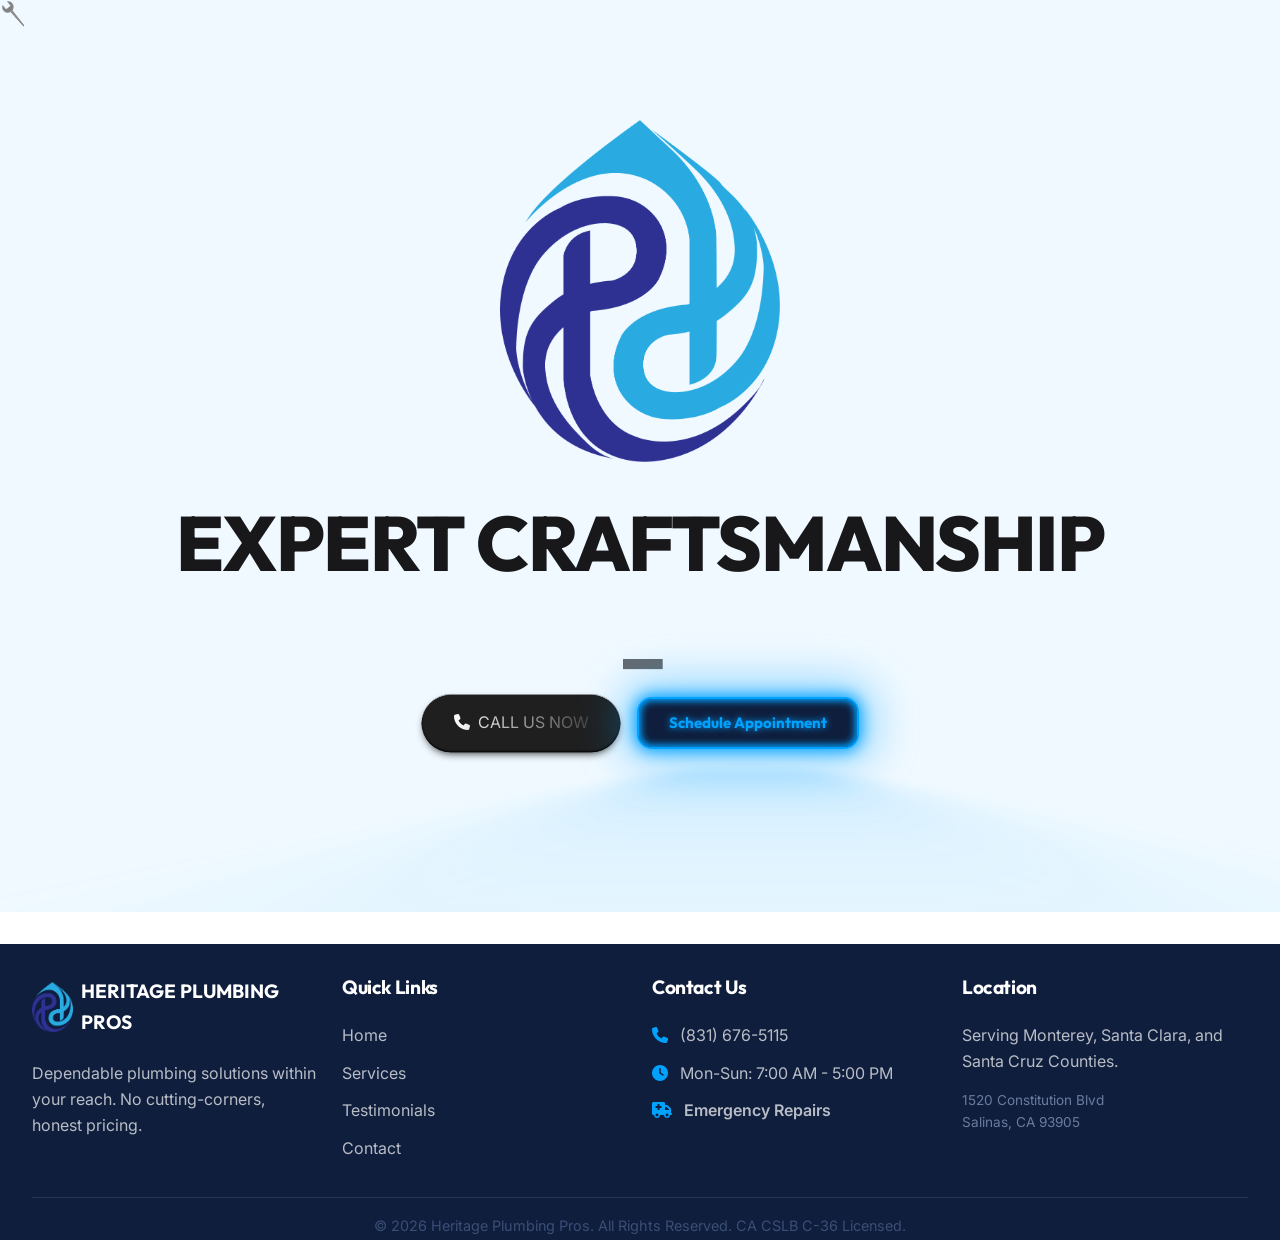
<file: index.html>
<!DOCTYPE html>
<html lang="en">

<head>
    <meta charset="UTF-8">
    <meta name="viewport" content="width=device-width, initial-scale=1.0">
    <title>Heritage Plumbing Pros | Dependable Plumbing Solutions</title>
    <meta name="description"
        content="Expert craftsmanship, honest pricing, and strict industry standards. Emergency repairs, architectural remodeling, and dependable plumbing solutions in the Central Coast.">

    <!-- Fonts -->
    <link rel="preconnect" href="https://fonts.googleapis.com">
    <link rel="preconnect" href="https://fonts.gstatic.com" crossorigin>
    <link
        href="https://fonts.googleapis.com/css2?family=Outfit:wght@300;400;500;600;700;800&family=Inter:wght@300;400;500;600&display=swap"
        rel="stylesheet">

    <!-- CSS -->
    <link rel="icon" type="image/png" href="LOGO/HERITAGE LOGO.png">
    <link rel="stylesheet" href="styles.css?v=14">
    <link rel="stylesheet" href="text-type.css">
    <!-- Simple Icon Font for placeholders -->
    <link rel="stylesheet" href="https://cdnjs.cloudflare.com/ajax/libs/font-awesome/6.4.0/css/all.min.css">

    <style>
        /* ========================================
           NEW HERO — CLEAN WHITE DESIGN
           ======================================== */
        .hero-new {
            background-color: #f0f9ff;
            padding: 120px 1rem 80px;
            text-align: center;
            position: relative;
            overflow: hidden;
            display: flex;
            flex-direction: column;
            justify-content: center;
            align-items: center;
            min-height: calc(100vh - 120px);
            z-index: 1;
        }

        .hero-new>* {
            position: relative;
            z-index: 2;
        }

        .liquid-bg {
            position: absolute;
            inset: 0;
            overflow: hidden;
            z-index: 0;
            pointer-events: none;
            /* Applying gooey filter using SVG or just heavy blur */
            filter: blur(25px);
        }

        .blob {
            position: absolute;
            border-radius: 40% 60% 70% 30% / 40% 40% 60% 50%;
            transform-origin: center;
        }

        .blob-1 {
            width: 700px;
            height: 700px;
            background: rgba(0, 180, 255, 0.45);
            left: var(--x, 50%);
            top: var(--y, 50%);
            transform: translate(-50%, -50%);
        }

        .blob-2 {
            width: 550px;
            height: 800px;
            background: rgba(0, 242, 254, 0.4);
            left: calc(var(--x, 50%) + 180px);
            top: calc(var(--y, 50%) - 120px);
            transform: translate(-50%, -50%);
        }

        .blob-3 {
            width: 800px;
            height: 550px;
            background: rgba(15, 30, 61, 0.25);
            /* Navy accent */
            left: calc(var(--x, 50%) - 180px);
            top: calc(var(--y, 50%) + 150px);
            transform: translate(-50%, -50%);
        }

        /* Override navbar for white hero */
        .navbar-light {
            background: rgba(255, 255, 255, 0.95) !important;
            border-bottom: 1px solid #eee !important;
            backdrop-filter: blur(10px) !important;
        }

        .navbar-light .nav-links a,
        .navbar-light .logo,
        .navbar-light .logo span {
            color: #1a1c22 !important;
        }

        .navbar-light .nav-links a::after {
            background-color: var(--navy);
        }

        .navbar-light .btn-icon-circle {
            border-color: rgba(0, 0, 0, 0.15) !important;
            color: #1a1c22 !important;
        }

        .navbar-light .mobile-menu-btn {
            color: #1a1c22 !important;
        }

        /* Badge Pill */
        .hero-badge {
            display: inline-flex;
            align-items: center;
            gap: 0.75rem;
            background: #f4f4f5;
            border: 1px solid #e4e4e7;
            border-radius: 50px;
            padding: 0.5rem 1.25rem;
            font-size: 0.9rem;
            color: #52525b;
            margin-bottom: 2rem;
            font-weight: 500;
            transition: all 0.3s ease;
        }

        .hero-badge:hover {
            border-color: #d4d4d8;
            background: #ececed;
        }

        .hero-badge .badge-dot {
            width: 8px;
            height: 8px;
            border-radius: 50%;
            background: var(--navy);
            animation: badge-pulse 2s infinite;
        }

        @keyframes badge-pulse {

            0%,
            100% {
                opacity: 1;
            }

            50% {
                opacity: 0.4;
            }
        }

        .hero-badge a {
            color: #7c3aed;
            font-weight: 600;
            text-decoration: none;
            transition: color 0.2s ease;
        }

        .hero-badge a:hover {
            color: #6d28d9;
        }

        /* Headline */
        .hero-new h1 {
            font-family: 'Outfit', sans-serif;
            font-size: 4rem;
            font-weight: 700;
            color: #18181b;
            line-height: 1.15;
            max-width: 800px;
            margin: 0 auto 1.5rem;
            letter-spacing: -0.02em;
        }

        .hero-new .hero-subtitle {
            font-size: 1.2rem;
            color: #71717a;
            max-width: 600px;
            margin: 0 auto 2.5rem;
            line-height: 1.7;
        }

        /* CTA Buttons */
        .hero-cta-group {
            display: flex;
            align-items: center;
            justify-content: center;
            gap: 1rem;
            margin-bottom: 5rem;
        }

        .cta-outline {
            display: inline-flex;
            align-items: center;
            gap: 0.5rem;
            padding: 0.75rem 1.5rem;
            border: 1px solid var(--navy);
            border-radius: 8px;
            color: var(--navy);
            font-weight: 600;
            font-family: 'Outfit', sans-serif;
            font-size: 0.95rem;
            background: transparent;
            transition: all 0.3s ease;
            text-decoration: none;
            cursor: pointer;
        }

        .cta-outline:hover {
            background-color: var(--navy);
            color: #fff;
            box-shadow: 0 4px 12px rgba(15, 30, 61, 0.2);
        }

        .cta-outline i {
            color: inherit;
        }

        .cta-filled {
            display: inline-flex;
            align-items: center;
            gap: 0.5rem;
            padding: 0.75rem 1.5rem;
            border: none;
            border-radius: 8px;
            background: var(--navy);
            color: #fff;
            font-weight: 700;
            font-family: 'Outfit', sans-serif;
            font-size: 0.95rem;
            transition: all 0.3s ease;
            text-decoration: none;
            cursor: pointer;
            box-shadow: 0 2px 8px rgba(15, 30, 61, 0.3);
        }

        .cta-filled:hover {
            transform: translateY(-2px);
            box-shadow: 0 6px 20px rgba(15, 30, 61, 0.4);
            color: #fff;
        }

        /* Portrait Cards Row */
        .team-carousel-wrapper {
            position: relative;
            width: 100%;
            overflow: hidden;
            padding: 2rem 0;
        }

        .team-carousel-track {
            display: flex;
            gap: 1.5rem;
            justify-content: center;
            align-items: flex-end;
            padding: 0 2rem;
        }

        .team-card {
            flex: 0 0 200px;
            border-radius: 16px;
            overflow: hidden;
            background: #f9fafb;
            border: 1px solid #f0f0f0;
            box-shadow: 0 4px 20px rgba(0, 0, 0, 0.06);
            transition: all 0.5s cubic-bezier(0.23, 1, 0.32, 1);
            position: relative;
        }

        .team-card:hover {
            transform: translateY(-8px);
            box-shadow: 0 12px 35px rgba(0, 0, 0, 0.1);
        }

        .team-card.featured {
            flex: 0 0 240px;
            transform: translateY(-20px);
            box-shadow: 0 10px 30px rgba(0, 0, 0, 0.1);
        }

        .team-card.featured:hover {
            transform: translateY(-28px);
        }

        .team-card-img {
            width: 100%;
            height: 260px;
            object-fit: cover;
            display: block;
            filter: grayscale(100%);
            transition: filter 0.4s ease;
        }

        .team-card.featured .team-card-img {
            height: 300px;
        }

        .team-card:hover .team-card-img {
            filter: grayscale(0%);
        }

        .team-card-info {
            padding: 1rem 1.25rem;
            background: rgba(255, 255, 255, 0.95);
            position: absolute;
            bottom: 0;
            left: 0;
            right: 0;
            backdrop-filter: blur(8px);
        }

        .team-card-info h4 {
            font-family: 'Outfit', sans-serif;
            font-size: 0.95rem;
            font-weight: 700;
            color: #18181b;
            margin-bottom: 0.1rem;
        }

        .team-card-info p {
            font-size: 0.8rem;
            color: #71717a;
            margin-bottom: 0;
        }

        /* Animation for hero content removed */

        /* Responsive */
        @media (max-width: 1024px) {
            .hero-new h1 {
                font-size: 3rem;
            }

            .team-card {
                flex: 0 0 170px;
            }

            .team-card.featured {
                flex: 0 0 200px;
            }

            .team-card-img {
                height: 220px;
            }

            .team-card.featured .team-card-img {
                height: 260px;
            }
        }

        @media (max-width: 768px) {
            .hero-new {
                padding: 130px 1rem 60px;
            }

            .hero-new h1 {
                font-size: 2.4rem;
            }

            .hero-new .hero-subtitle {
                font-size: 1.05rem;
            }

            .hero-cta-group {
                flex-direction: column;
                margin-bottom: 3rem;
            }

            .team-carousel-track {
                justify-content: flex-start;
                overflow-x: auto;
                scroll-snap-type: x mandatory;
                -webkit-overflow-scrolling: touch;
                padding-bottom: 1rem;
            }

            .team-card {
                flex: 0 0 160px;
                scroll-snap-align: center;
            }

            .team-card.featured {
                flex: 0 0 180px;
                transform: translateY(-10px);
            }
        }

        /* ========================================
           GALLERY SECTION
           ======================================== */
        .gallery-section {
            background: var(--bg-surface);
        }

        .gallery-filters {
            display: flex;
            justify-content: center;
            gap: 0.75rem;
            margin-bottom: 3rem;
            flex-wrap: wrap;
        }

        .gallery-tab {
            background: #fff;
            border: 1px solid rgba(0, 0, 0, 0.1);
            border-radius: 50px;
            padding: 0.6rem 1.5rem;
            font-family: 'Outfit', sans-serif;
            font-weight: 600;
            font-size: 0.9rem;
            color: var(--text-secondary);
            cursor: pointer;
            transition: all 0.3s ease;
        }

        .gallery-tab:hover {
            border-color: var(--navy);
            color: var(--navy);
        }

        .gallery-tab.active {
            background: var(--navy);
            border-color: var(--navy);
            color: #fff;
        }

        .gallery-grid {
            columns: 3 320px;
            column-gap: 1.5rem;
        }

        .gallery-item {
            position: relative;
            break-inside: avoid;
            margin-bottom: 1.5rem;
            border-radius: 16px;
            overflow: hidden;
            cursor: pointer;
            background: #fff;
            border: 1px solid rgba(0, 0, 0, 0.06);
            box-shadow: 0 4px 16px rgba(0, 0, 0, 0.04);
            transition: transform 0.5s cubic-bezier(0.23, 1, 0.32, 1), box-shadow 0.5s ease;
        }

        .gallery-item:hover {
            transform: translateY(-6px);
            box-shadow: 0 16px 48px rgba(0, 0, 0, 0.1);
        }

        .gallery-item img {
            width: 100%;
            height: 280px;
            object-fit: cover;
            display: block;
            transition: transform 0.6s cubic-bezier(0.23, 1, 0.32, 1);
        }

        .gallery-item.tall img {
            height: 380px;
        }

        .gallery-item:hover img {
            transform: scale(1.05);
        }

        .gallery-overlay {
            position: absolute;
            bottom: 0;
            left: 0;
            right: 0;
            padding: 2rem 1.5rem 1.5rem;
            background: linear-gradient(0deg, rgba(15, 30, 61, 0.95) 0%, rgba(15, 30, 61, 0.6) 60%, transparent 100%);
            transform: translateY(100%);
            transition: transform 0.4s cubic-bezier(0.23, 1, 0.32, 1);
        }

        .gallery-item:hover .gallery-overlay {
            transform: translateY(0);
        }

        .gallery-tag {
            display: inline-block;
            background: rgba(255, 255, 255, 0.15);
            border: 1px solid rgba(255, 255, 255, 0.2);
            border-radius: 50px;
            padding: 0.25rem 0.75rem;
            font-size: 0.75rem;
            font-weight: 600;
            color: #fff;
            text-transform: uppercase;
            letter-spacing: 0.05em;
            margin-bottom: 0.75rem;
        }

        .gallery-overlay h4 {
            font-family: 'Outfit', sans-serif;
            font-size: 1.15rem;
            font-weight: 700;
            color: #fff;
            margin-bottom: 0.4rem;
        }

        .gallery-overlay p {
            font-size: 0.85rem;
            color: rgba(255, 255, 255, 0.8);
            margin-bottom: 0;
            line-height: 1.5;
        }

        .gallery-zoom {
            position: absolute;
            top: 1rem;
            right: 1rem;
            width: 40px;
            height: 40px;
            border-radius: 50%;
            background: rgba(255, 255, 255, 0.15);
            border: 1px solid rgba(255, 255, 255, 0.2);
            color: #fff;
            font-size: 1rem;
            cursor: pointer;
            display: flex;
            align-items: center;
            justify-content: center;
            transition: all 0.3s ease;
            backdrop-filter: blur(8px);
        }

        .gallery-zoom:hover {
            background: rgba(255, 255, 255, 0.3);
            transform: scale(1.1);
        }

        /* Hidden items for filter */
        .gallery-item.hidden {
            display: none;
        }

        /* Lightbox */
        .lightbox-modal {
            display: none;
            position: fixed;
            top: 0;
            left: 0;
            width: 100%;
            height: 100%;
            background: rgba(0, 0, 0, 0.9);
            z-index: 9999;
            justify-content: center;
            align-items: center;
            opacity: 0;
            transition: opacity 0.3s ease;
            cursor: zoom-out;
        }

        .lightbox-modal.active {
            display: flex;
            opacity: 1;
        }

        .lightbox-modal img {
            max-width: 90%;
            max-height: 90vh;
            border-radius: 12px;
            box-shadow: 0 20px 60px rgba(0, 0, 0, 0.5);
            object-fit: contain;
        }

        .lightbox-close {
            position: absolute;
            top: 1.5rem;
            right: 1.5rem;
            background: rgba(255, 255, 255, 0.1);
            border: 1px solid rgba(255, 255, 255, 0.2);
            width: 48px;
            height: 48px;
            border-radius: 50%;
            font-size: 1.5rem;
            color: #fff;
            cursor: pointer;
            display: flex;
            align-items: center;
            justify-content: center;
            transition: all 0.3s ease;
        }

        .lightbox-close:hover {
            background: rgba(255, 255, 255, 0.2);
        }

        /* Gallery Responsive */
        @media (max-width: 1024px) {
            .gallery-grid {
                columns: 2;
            }
        }

        @media (max-width: 768px) {
            .gallery-grid {
                columns: 1;
            }

            .gallery-item img,
            .gallery-item.tall img {
                height: 260px;
            }

            .gallery-filters {
                gap: 0.5rem;
            }

            .gallery-tab {
                padding: 0.5rem 1rem;
                font-size: 0.8rem;
            }
        }

        /* Shiny Blue Shiny Text Effect */
        .shiny-blue-text {
            color: #00f2fe;
            /* fallback */
        }

        .shiny-blue-text span {
            background: linear-gradient(to right, #001f3f, #007bff, #00f2fe, #007bff, #001f3f);
            background-size: 300% 100%;
            -webkit-background-clip: text;
            background-clip: text;
            color: transparent;
            -webkit-text-fill-color: transparent;
            animation: shine-blue-anim 6s linear infinite;
        }

        @keyframes shine-blue-anim {
            0% {
                background-position: 0% 50%;
            }

            100% {
                background-position: 300% 50%;
            }
        }

        /* Dot Grid */
        .dot-grid-container {
            position: absolute;
            inset: 0;
            width: 100%;
            height: 100%;
            z-index: 0;
            /* Make sure it's behind text but interactive if needed */
            pointer-events: none;
        }

        .dot-grid-container canvas {
            position: absolute;
            inset: 0;
            width: 100%;
            height: 100%;
            /* Allow canvas to receive events if needed, but we bind mousemove/click to window anyway */
        }

        /* Hero Logo Breathing Animation */
        .logo-breathe {
            display: inline-block;
            animation: breathe 3s ease-in-out infinite;
        }

        @keyframes breathe {

            0%,
            100% {
                transform: scale(1);
            }

            50% {
                transform: scale(1.06);
            }
        }
    </style>
</head>

<body>

    <!-- Navigation -->
    <nav class="navbar navbar-light" id="mainNav">
        <div class="nav-container">
            <div class="logo-wrapper">
                <a href="index.html" class="logo">
                    <img src="LOGO/HERITAGE LOGO.png" alt="Heritage Plumbing Pros Logo"
                        style="height: 65px; width: auto; max-width: 300px; margin-top: 5px; object-fit: contain;">
                    <span style="font-size: 1.2rem; margin-left: 0.5rem;">HERITAGE PLUMBING PROS</span>
                </a>
            </div>

            <div class="nav-links">
                <a href="index.html" class="active">Home</a>
                <a href="services.html">Services</a>
                <a href="gallery.html">Gallery</a>
                <a href="testimonials.html">Testimonials</a>
                <a href="contact.html">Contact</a>
            </div>

            <div class="nav-actions">
                <a href="contact.html" class="btn-lime">Schedule Appointment</a>
                <a href="contact.html" class="btn-icon-circle"><i class="fa-solid fa-arrow-right"></i></a>
            </div>

            <button class="mobile-menu-btn" style="color: #1a1c22;">&#9776;</button>
        </div>
    </nav>

    <!-- NEW Hero Section — Clean White Design -->
    <section class="hero-new">
        <div class="dot-grid-container" id="heroDotGrid"></div>

        <div class="hero-fade-in" style="margin-bottom: 2rem; position: relative; z-index: 2;">
            <img src="LOGO/HERITAGE LOGO.png" alt="Heritage Plumbing Pros Logo" class="logo-breathe"
                style="height: auto; width: 100%; max-width: 280px; object-fit: contain;">
        </div>

        <h1 id="heroText" data-invoks="hero-title" data-invoks-html
            style="font-family: 'Outfit', sans-serif; font-size: clamp(3rem, 6vw, 6rem); font-weight: 800; color: #18181b; line-height: 1.1; text-transform: uppercase; margin: 0 auto 1.5rem; max-width: 1000px; letter-spacing: -0.02em; min-height: 140px;">
        </h1>



        <div class="hero-cta-group hero-fade-in">
            <a href="tel:8316765115" class="button" style="text-decoration: none;">
                <span class="dots_border"></span>
                <span class="text_button">
                    <i class="fa-solid fa-phone" style="margin-right: 0.25rem;"></i> CALL US NOW
                </span>
            </a>
            <a href="contact.html" class="btn-lime">
                Schedule Appointment
            </a>
        </div>


    </section>

    <!-- Footer -->
    <footer class="footer">
        <div class="container">
            <div class="footer-grid">
                <div class="footer-col">
                    <a href="index.html" class="logo"
                        style="margin-bottom: 1.5rem; display: flex; align-items: center; gap: 0.5rem; text-decoration: none;">
                        <img src="LOGO/HERITAGE LOGO.png" alt="Heritage Plumbing Pros Logo"
                            style="height: 50px; width: auto; max-width: 250px; object-fit: contain;">
                        <span style="font-size: 1.2rem; font-weight: 700;">HERITAGE PLUMBING PROS</span>
                    </a>
                    <p>Dependable plumbing solutions within your reach. No cutting-corners, honest pricing.</p>
                </div>
                <div class="footer-col">
                    <h4>Quick Links</h4>
                    <a href="index.html">Home</a>
                    <a href="services.html">Services</a>
                    <a href="testimonials.html">Testimonials</a>
                    <a href="contact.html">Contact</a>
                </div>
                <div class="footer-col">
                    <h4>Contact Us</h4>
                    <p><i class="fa-solid fa-phone" style="margin-right: 0.5rem; color: var(--primary-color);"></i>
                        (831) 676-5115</p>
                    <p><i class="fa-solid fa-clock" style="margin-right: 0.5rem; color: var(--primary-color);"></i>
                        Mon-Sun: 7:00 AM - 5:00 PM</p>
                    <p style="font-weight: 600;"><i class="fa-solid fa-truck-medical"
                            style="margin-right: 0.5rem; color: var(--primary-color);"></i> Emergency Repairs</p>
                </div>
                <div class="footer-col">
                    <h4>Location</h4>
                    <p>Serving Monterey, Santa Clara, and Santa Cruz Counties.</p>
                    <p style="font-size: 0.85rem; margin-top: 1rem; color: var(--text-tertiary);">
                        1520 Constitution Blvd<br>Salinas, CA 93905
                    </p>
                </div>
            </div>
            <div class="footer-bottom">
                <p>&copy; 2026 Heritage Plumbing Pros. All Rights Reserved. CA CSLB C-36 Licensed.</p>
            </div>
        </div>
    </footer>

    <script src="https://cdnjs.cloudflare.com/ajax/libs/gsap/3.12.2/gsap.min.js"></script>
    <script src="dot-grid.js"></script>
    <script src="text-type.js"></script>
    <script src="main.js?v=14"></script>
    <script>
        document.addEventListener('DOMContentLoaded', () => {
            const heroTextElement = document.getElementById('heroText');
            if (heroTextElement && typeof TextType !== 'undefined') {
                new TextType(heroTextElement, {
                    texts: [
                        "Expert Craftsmanship\nFor Your Plumbing Needs",
                        "Dependable Solutions\nWithin Your Reach",
                        "Honest Pricing\nNo Cutting Corners"
                    ],
                    typingSpeed: 75,
                    pauseDuration: 1500,
                    deletingSpeed: 50,
                    showCursor: true,
                    cursorCharacter: "_",
                    cursorBlinkDuration: 0.5
                });
            }

            const heroGrid = document.getElementById('heroDotGrid');
            if (heroGrid && typeof DotGrid !== 'undefined') {
                new DotGrid(heroGrid, {
                    dotSize: 10,
                    gap: 15,
                    baseColor: "#E2E8F0", // Using a light slate instead of dark purple for legibility on white bg
                    activeColor: "#00f2fe", // Requested Blue
                    proximity: 50,
                    shockRadius: 250,
                    shockStrength: 5,
                    resistance: 750,
                    returnDuration: 1.5
                });
            }
        });
    </script>
    <script src="https://www.myinvoks.com/sdk.js" data-project="cmmdzedn70001w56e7p77i8ls"></script>
</body>

</html>
</file>
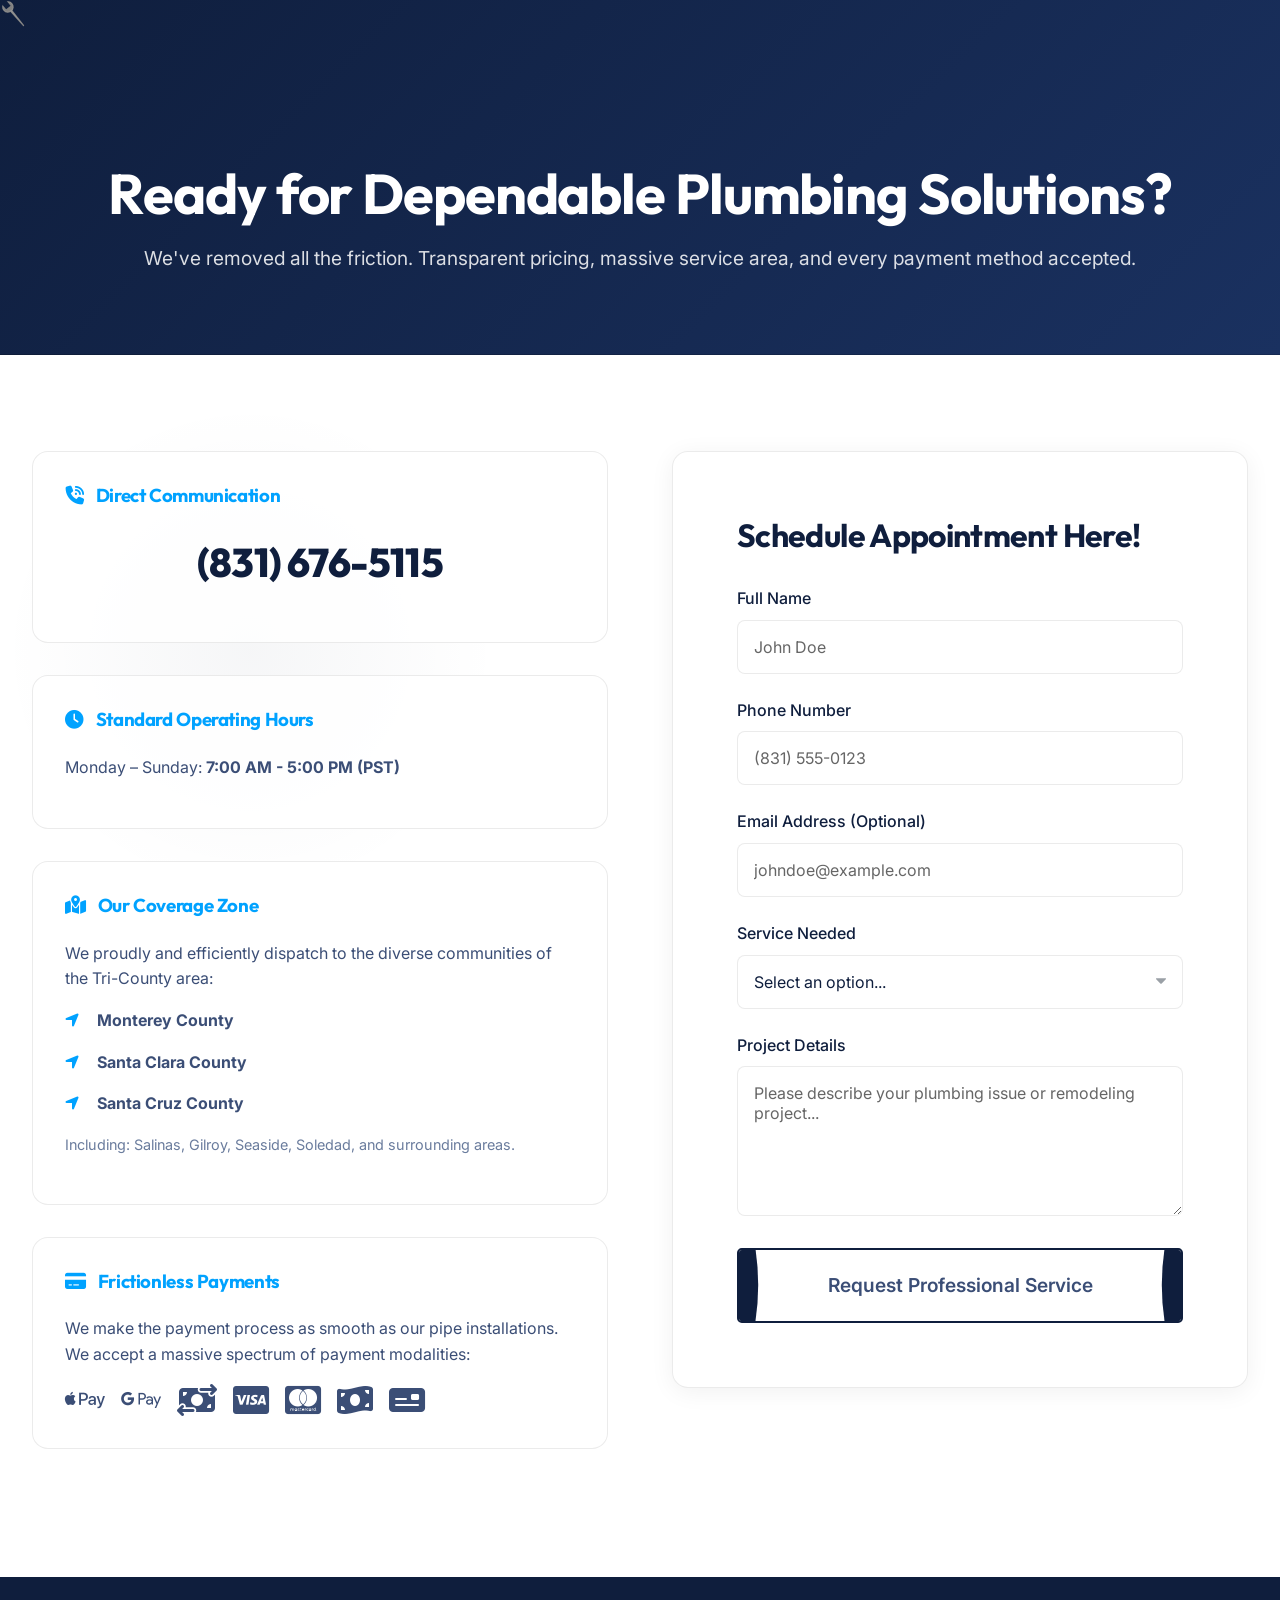
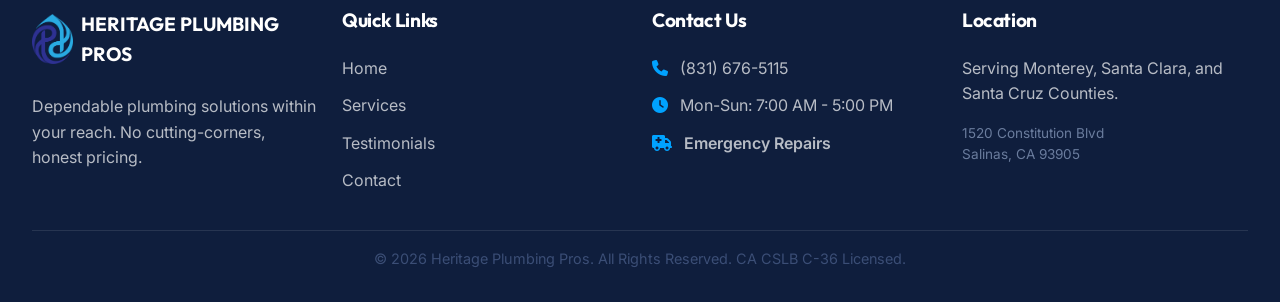
<file: contact.html>
<!DOCTYPE html>
<html lang="en">

<head>
    <meta charset="UTF-8">
    <meta name="viewport" content="width=device-width, initial-scale=1.0">
    <title>Contact Us | Heritage Plumbing Pros</title>
    <meta name="description"
        content="Schedule an appointment or call for emergency repair. Serving Monterey, Santa Clara, and Santa Cruz counties.">

    <!-- Fonts -->
    <link rel="preconnect" href="https://fonts.googleapis.com">
    <link rel="preconnect" href="https://fonts.gstatic.com" crossorigin>
    <link
        href="https://fonts.googleapis.com/css2?family=Outfit:wght@300;400;500;600;700;800&family=Inter:wght@300;400;500;600&display=swap"
        rel="stylesheet">

    <!-- CSS -->
    <link rel="icon" type="image/png" href="LOGO/HERITAGE LOGO.png">
    <link rel="stylesheet" href="styles.css?v=14">
    <!-- FontAwesome -->
    <link rel="stylesheet" href="https://cdnjs.cloudflare.com/ajax/libs/font-awesome/6.4.0/css/all.min.css">

    <style>
        .contact-layout {
            display: grid;
            grid-template-columns: 1fr 1fr;
            gap: var(--spacing-xl);
            padding: var(--spacing-xxl) 0;
            position: relative;
        }

        /* Contact Information Sidebar */
        .contact-info-panel {
            display: flex;
            flex-direction: column;
            gap: 2rem;
        }

        .info-card {
            background: var(--glass-bg);
            border: 1px solid var(--glass-border);
            border-radius: 16px;
            padding: 2rem;
        }

        .info-card h3 {
            color: var(--primary-color);
            margin-bottom: 1.5rem;
            display: flex;
            align-items: center;
            gap: 0.75rem;
        }

        .emergency-banner {
            background: rgba(247, 49, 49, 0.1);
            border: 1px solid rgba(247, 49, 49, 0.3);
            border-radius: 12px;
            padding: 1.5rem;
            margin-bottom: 2rem;
            text-align: center;
        }

        .emergency-banner h3 {
            color: #ff4d4d;
            margin-bottom: 0.5rem;
            justify-content: center;
        }

        .phone-huge {
            font-family: 'Outfit', sans-serif;
            font-size: 2.5rem;
            font-weight: 800;
            color: var(--text-primary);
            display: block;
            margin: 1rem 0;
            text-align: center;
            letter-spacing: -0.02em;
        }

        .detail-list {
            list-style: none;
        }

        .detail-list li {
            position: relative;
            padding-left: 2rem;
            margin-bottom: 1rem;
            color: var(--text-secondary);
        }

        .detail-list li i {
            position: absolute;
            left: 0;
            top: 4px;
            color: var(--primary-color);
        }

        .payment-icons {
            display: flex;
            gap: 1rem;
            flex-wrap: wrap;
            margin-top: 1rem;
            font-size: 2rem;
            color: var(--text-secondary);
        }

        .payment-icons i {
            transition: color var(--transition-fast);
        }

        .payment-icons i:hover {
            color: var(--primary-color);
        }

        /* Contact Form */
        .contact-form-container {
            position: sticky;
            top: 100px;
        }

        .form-group {
            margin-bottom: 1.5rem;
        }

        .form-label {
            display: block;
            margin-bottom: 0.5rem;
            color: var(--text-primary);
            font-weight: 500;
        }

        .form-control {
            width: 100%;
            background: #ffffff;
            border: 1px solid var(--glass-border);
            border-radius: 8px;
            padding: 1rem;
            color: var(--text-primary);
            font-family: 'Inter', sans-serif;
            font-size: 1rem;
            transition: all var(--transition-fast);
        }

        .form-control::placeholder {
            color: #666;
            /* Darker placeholder for better visibility on white bg */
            opacity: 1;
            /* Firefox sets this to less than 1 by default */
        }

        .navbar .logo,
        .navbar .logo span {
            color: var(--text-primary) !important;
        }

        .form-control:focus {
            outline: none;
            border-color: var(--primary-color);
            box-shadow: 0 0 0 3px rgba(0, 162, 255, 0.1);
        }

        textarea.form-control {
            min-height: 150px;
            resize: vertical;
        }

        .submit-btn {
            width: 100%;
            padding: 1.25rem;
            font-size: 1.2rem;
        }

        @media (max-width: 900px) {
            .contact-layout {
                grid-template-columns: 1fr;
            }

            .contact-form-container {
                position: static;
                order: -1;
                /* Move form above info on mobile */
            }
        }
    </style>
</head>

<body>

    <!-- Navigation -->
    <nav class="navbar">
        <div class="nav-container">
            <div class="logo-wrapper">
                <a href="index.html" class="logo">
                    <img src="LOGO/HERITAGE LOGO.png" alt="Heritage Plumbing Pros Logo"
                        style="height: 65px; width: auto; max-width: 300px; margin-top: 5px; object-fit: contain;">
                    <span style="font-size: 1.2rem; margin-left: 0.5rem;">HERITAGE PLUMBING PROS</span>
                </a>
            </div>

            <div class="nav-links">
                <a href="index.html">Home</a>
                <a href="services.html">Services</a>
                <a href="gallery.html">Gallery</a>
                <a href="testimonials.html">Testimonials</a>
                <a href="contact.html" class="active">Contact</a>
            </div>

            <div class="nav-actions">
                <a href="contact.html" class="btn-lime">Schedule Appointment</a>
                <a href="contact.html" class="btn-icon-circle"><i class="fa-solid fa-arrow-right"></i></a>
            </div>

            <button class="mobile-menu-btn" style="color: #1a1c22;">&#9776;</button>
        </div>
    </nav>

    <!-- Page Header -->
    <header class="page-header">
        <div class="container reveal">
            <h1 data-invoks="contact-hero-title" data-invoks-html>Ready for <span style="color: #fff;">Dependable</span>
                Plumbing Solutions?</h1>
            <p data-invoks="contact-hero-desc">We've removed all the friction. Transparent pricing, massive service
                area, and every payment method
                accepted.</p>
        </div>
    </header>

    <section class="container">
        <div class="contact-layout">

            <!-- Contact Info Panel -->
            <div class="contact-info-panel reveal">



                <div class="info-card">
                    <h3 data-invoks="contact-comm-title" data-invoks-html><i class="fa-solid fa-phone-volume"></i>
                        Direct Communication</h3>
                    <a href="tel:8316765115" class="phone-huge">(831) 676-5115</a>
                </div>

                <div class="info-card">
                    <h3 data-invoks="contact-hours-title" data-invoks-html><i class="fa-solid fa-clock"></i> Standard
                        Operating Hours</h3>
                    <p>Monday – Sunday: <strong>7:00 AM - 5:00 PM (PST)</strong></p>
                </div>

                <div class="info-card">
                    <h3 data-invoks="contact-coverage-title" data-invoks-html><i
                            class="fa-solid fa-map-location-dot"></i> Our Coverage Zone</h3>
                    <p data-invoks="contact-coverage-desc">We proudly and efficiently dispatch to the diverse
                        communities of the Tri-County area:</p>
                    <ul class="detail-list">
                        <li><i class="fa-solid fa-location-arrow"></i> <strong>Monterey County</strong></li>
                        <li><i class="fa-solid fa-location-arrow"></i> <strong>Santa Clara County</strong></li>
                        <li><i class="fa-solid fa-location-arrow"></i> <strong>Santa Cruz County</strong></li>
                    </ul>
                    <p data-invoks="contact-coverage-cities"
                        style="font-size: 0.9rem; margin-top: 1rem; color: var(--text-tertiary);">Including: Salinas,
                        Gilroy, Seaside, Soledad, and surrounding areas.</p>
                </div>

                <div class="info-card">
                    <h3 data-invoks="contact-payments-title" data-invoks-html><i class="fa-solid fa-credit-card"></i>
                        Frictionless Payments</h3>
                    <p data-invoks="contact-payments-desc">We make the payment process as smooth as our pipe
                        installations. We accept a massive spectrum of
                        payment modalities:</p>
                    <div class="payment-icons">
                        <i class="fa-brands fa-apple-pay" title="Apple Pay"></i>
                        <i class="fa-brands fa-google-pay" title="Google Pay"></i>
                        <i class="fa-solid fa-money-bill-transfer" title="Zelle / Cash App"></i>
                        <i class="fa-brands fa-cc-visa" title="Visa"></i>
                        <i class="fa-brands fa-cc-mastercard" title="Mastercard"></i>
                        <i class="fa-solid fa-money-bill-wave" title="Cash"></i>
                        <i class="fa-solid fa-money-check" title="Check"></i>
                    </div>
                </div>
            </div>

            <!-- Contact Form -->
            <div class="contact-form-container reveal" style="transition-delay: 0.2s;">
                <div class="glass-card glowing-blue-box">
                    <h2 data-invoks="contact-form-title" style="font-size: 2rem; margin-bottom: 2rem;">Schedule
                        Appointment Here!</h2>

                    <!-- Form that submits to myinvoks API -->
                    <form id="contact-form">
                        <!-- Anti-spam honeypot field -->
                        <input type="text" name="_gotcha" style="display:none" tabindex="-1" autocomplete="off" />

                        <div class="form-group">
                            <label for="name" class="form-label">Full Name</label>
                            <input type="text" id="name" name="name" class="form-control" placeholder="John Doe"
                                required>
                        </div>

                        <div class="form-group">
                            <label for="phone" class="form-label">Phone Number</label>
                            <input type="tel" id="phone" name="phone" class="form-control" placeholder="(831) 555-0123"
                                required>
                        </div>

                        <div class="form-group">
                            <label for="email" class="form-label">Email Address (Optional)</label>
                            <input type="email" id="email" name="email" class="form-control"
                                placeholder="johndoe@example.com">
                        </div>

                        <div class="form-group">
                            <label for="service" class="form-label">Service Needed</label>
                            <select id="service" name="service" class="form-control" required
                                style="appearance: none; background-image: url('data:image/svg+xml;charset=US-ASCII,%3Csvg%20xmlns%3D%22http%3A%2F%2Fwww.w3.org%2F2000%2Fsvg%22%20width%3D%22292.4%22%20height%3D%22292.4%22%3E%3Cpath%20fill%3D%22%239aa0a6%22%20d%3D%22M287%2069.4a17.6%2017.6%200%200%200-13-5.4H18.4c-5%200-9.3%201.8-12.9%205.4A17.6%2017.6%200%200%200%200%2082.2c0%205%201.8%209.3%205.4%2012.9l128%20127.9c3.6%203.6%207.8%205.4%2012.8%205.4s9.2-1.8%2012.8-5.4L287%2095c3.5-3.5%205.4-7.8%205.4-12.8%200-5-1.9-9.2-5.5-12.8z%22%2F%3E%3C%2Fsvg%3E'); background-repeat: no-repeat; background-position: right 1rem top 50%; background-size: 0.65em auto;">
                                <option value="" disabled selected>Select an option...</option>
                                <option value="emergency">Emergency Repair (Immediate)</option>
                                <option value="general">General Plumbing Repair</option>
                                <option value="repiping">Systemic infrastructure / Repiping</option>
                                <option value="remodel">Architectural Remodel / Shower Installation</option>
                                <option value="water_quality">Water Filtration System</option>
                                <option value="exterior">Exterior Drainage</option>
                            </select>
                        </div>

                        <div class="form-group">
                            <label for="message" class="form-label">Project Details</label>
                            <textarea id="message" name="message" class="form-control"
                                placeholder="Please describe your plumbing issue or remodeling project..."
                                required></textarea>
                        </div>

                        <button type="submit" id="submit-btn" class="animated-button">
                            <p id="btn-text">Request Professional Service</p>
                        </button>

                        <div id="form-success-msg"
                            style="display: none; color: #4ade80; margin-top: 1rem; text-align: center; font-weight: 500;">
                            Message sent successfully! We will get in touch soon.
                        </div>

                    </form>

                    <script>
                        document.getElementById('contact-form').addEventListener('submit', async function (e) {
                            e.preventDefault();

                            const form = e.target;
                            const submitBtn = document.getElementById('submit-btn');
                            const btnText = document.getElementById('btn-text');
                            const successMsg = document.getElementById('form-success-msg');

                            // Change button state
                            submitBtn.disabled = true;
                            const originalText = btnText.innerText;
                            btnText.innerText = 'Sending...';
                            successMsg.style.display = 'none';

                            try {
                                const formData = new FormData(form);

                                const response = await fetch('https://www.myinvoks.com/api/submit/cmmdzedn70001w56e7p77i8ls', {
                                    method: 'POST',
                                    body: formData,
                                    // CORS is handled by backend, no need for complex headers
                                });

                                if (response.ok) {
                                    // Success
                                    form.reset();
                                    successMsg.style.display = 'block';
                                } else {
                                    // Error response
                                    alert('There was a problem submitting the form. Please try again.');
                                }
                            } catch (error) {
                                // Network error
                                alert('Network error. Please check your connection and try again.');
                                console.error('Submission error:', error);
                            } finally {
                                // Restore button state
                                submitBtn.disabled = false;
                                btnText.innerText = originalText;
                            }
                        });
                    </script>
                </div>
            </div>

        </div>
        <div class="bg-glow-blue" style="bottom: 0; left: 0;"></div>
    </section>

    <!-- Footer -->
    <footer class="footer">
        <div class="container">
            <div class="footer-grid">
                <div class="footer-col">
                    <a href="index.html" class="logo"
                        style="margin-bottom: 1.5rem; display: flex; align-items: center; gap: 0.5rem; text-decoration: none;">
                        <img src="LOGO/HERITAGE LOGO.png" alt="Heritage Plumbing Pros Logo"
                            style="height: 50px; width: auto; max-width: 250px; object-fit: contain;">
                        <span style="font-size: 1.2rem; font-weight: 700;">HERITAGE PLUMBING PROS</span>
                    </a>
                    <p>Dependable plumbing solutions within your reach. No cutting-corners, honest pricing.</p>
                </div>
                <div class="footer-col">
                    <h4>Quick Links</h4>
                    <a href="index.html">Home</a>
                    <a href="services.html">Services</a>
                    <a href="testimonials.html">Testimonials</a>
                    <a href="contact.html">Contact</a>
                </div>
                <div class="footer-col">
                    <h4>Contact Us</h4>
                    <p><i class="fa-solid fa-phone" style="margin-right: 0.5rem; color: var(--primary-color);"></i>
                        (831) 676-5115</p>
                    <p><i class="fa-solid fa-clock" style="margin-right: 0.5rem; color: var(--primary-color);"></i>
                        Mon-Sun: 7:00 AM - 5:00 PM</p>
                    <p style="font-weight: 600;"><i class="fa-solid fa-truck-medical"
                            style="margin-right: 0.5rem; color: var(--primary-color);"></i> Emergency Repairs</p>
                </div>
                <div class="footer-col">
                    <h4>Location</h4>
                    <p>Serving Monterey, Santa Clara, and Santa Cruz Counties.</p>
                    <p style="font-size: 0.85rem; margin-top: 1rem; color: var(--text-tertiary);">
                        1520 Constitution Blvd<br>Salinas, CA 93905
                    </p>
                </div>
            </div>
            <div class="footer-bottom">
                <p>&copy; 2026 Heritage Plumbing Pros. All Rights Reserved. CA CSLB C-36 Licensed.</p>
            </div>
        </div>
    </footer>

    <script src="main.js?v=14"></script>
    <script src="https://www.myinvoks.com/sdk.js" data-project="cmmdzedn70001w56e7p77i8ls"></script>
</body>

</html>
</file>
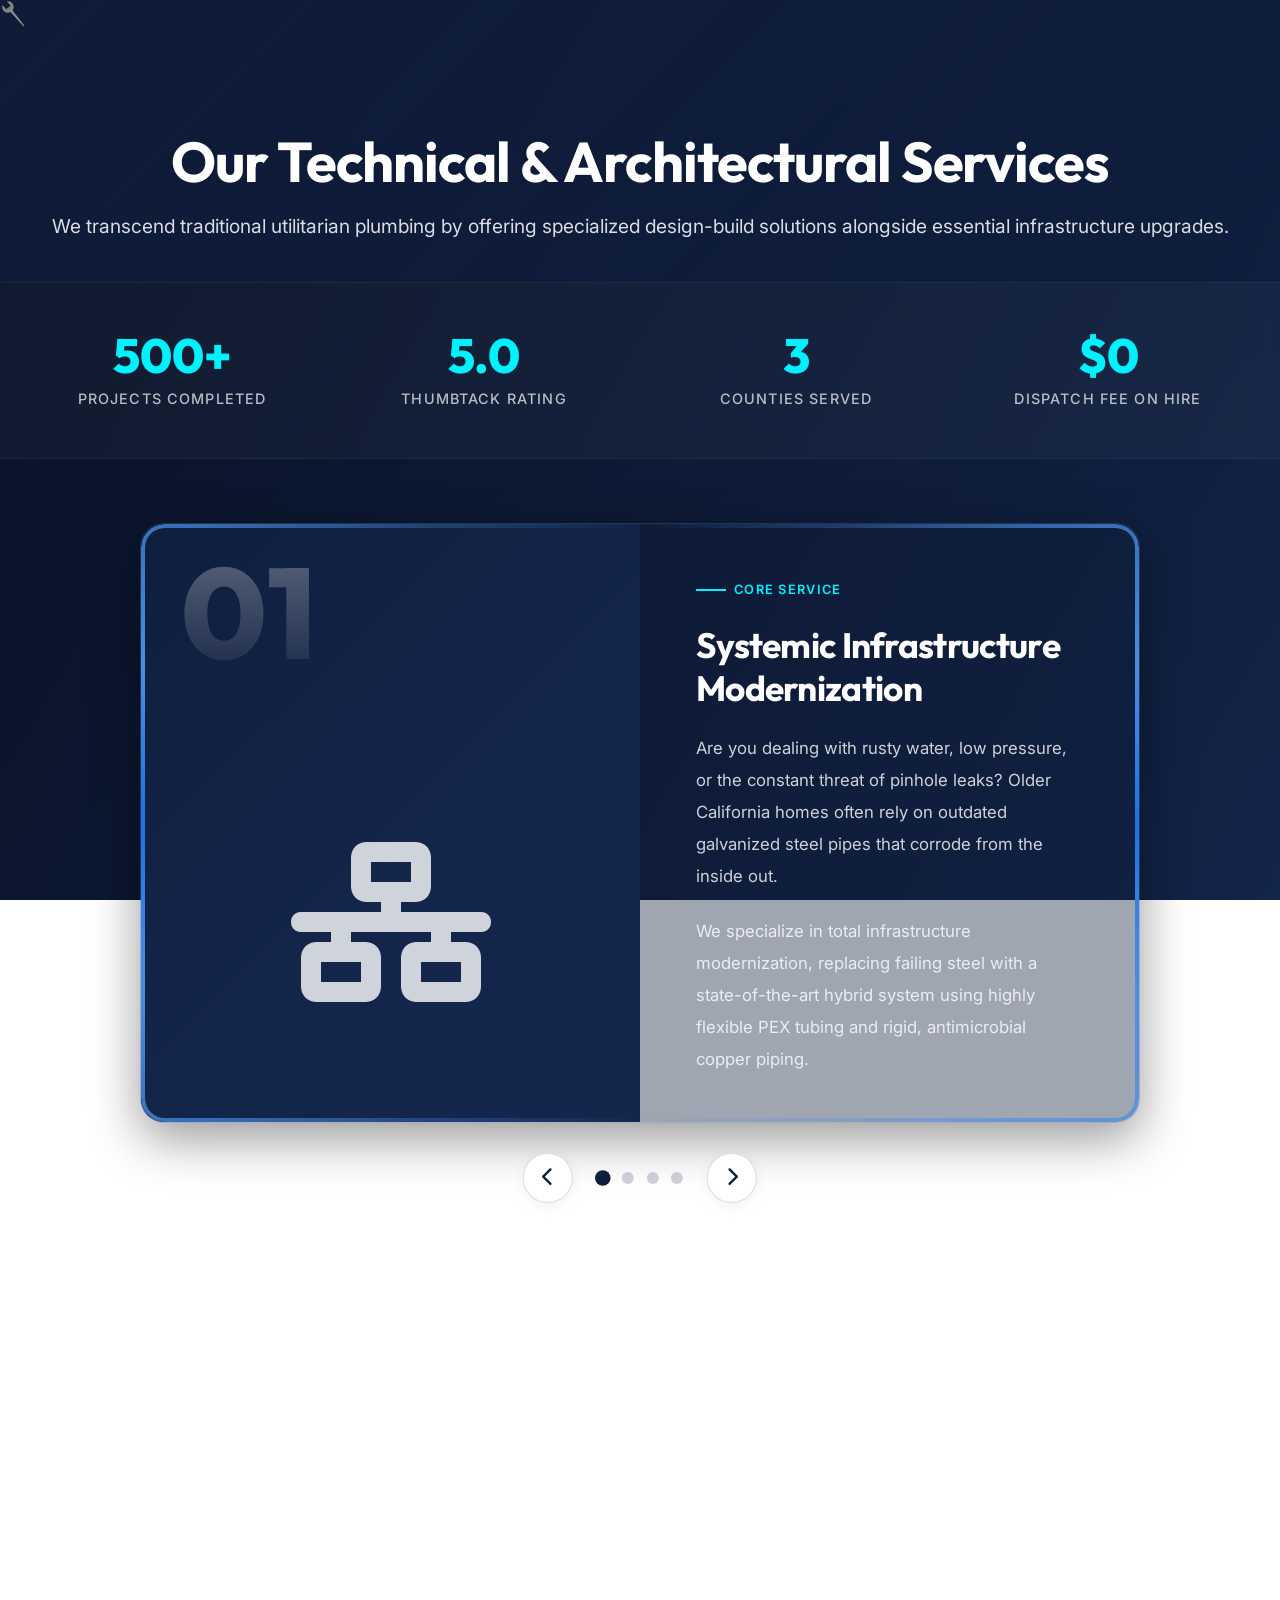
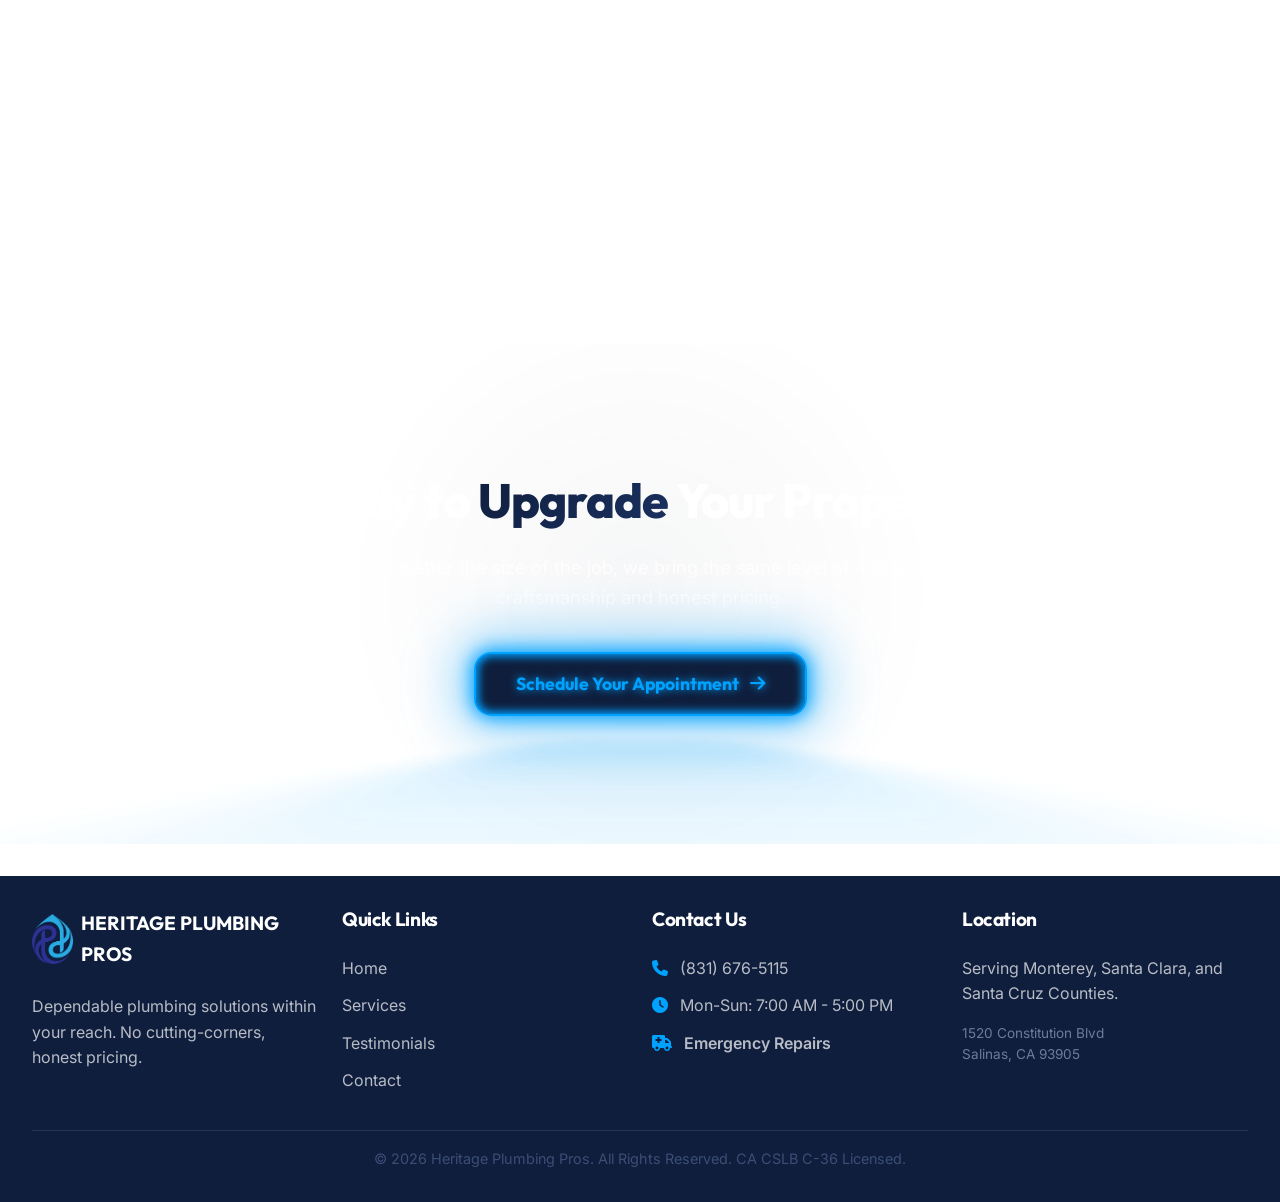
<file: services.html>
<!DOCTYPE html>
<html lang="en">

<head>
    <meta charset="UTF-8">
    <meta name="viewport" content="width=device-width, initial-scale=1.0">
    <title>Services | Heritage Plumbing Pros</title>
    <meta name="description"
        content="Explore our technical and architectural services: Systemic Infrastructure Modernization, Architectural Remodeling, Advanced Water Quality, and Exterior Environmental Management.">

    <!-- Fonts -->
    <link rel="preconnect" href="https://fonts.googleapis.com">
    <link rel="preconnect" href="https://fonts.gstatic.com" crossorigin>
    <link
        href="https://fonts.googleapis.com/css2?family=Outfit:wght@300;400;500;600;700;800&family=Inter:wght@300;400;500;600&display=swap"
        rel="stylesheet">

    <!-- CSS -->
    <link rel="icon" type="image/png" href="LOGO/HERITAGE LOGO.png">
    <link rel="stylesheet" href="styles.css?v=14">
    <!-- FontAwesome -->
    <link rel="stylesheet" href="https://cdnjs.cloudflare.com/ajax/libs/font-awesome/6.4.0/css/all.min.css">

    <style>
        /* ========================================
           SERVICES PAGE — PREMIUM REDESIGN
           ======================================== */

        /* --- Page Header Slideshow Background --- */
        .page-header {
            position: relative;
            background-color: var(--navy);
            color: #ffffff;
            padding: 8rem 0 5rem;
            text-align: center;
            overflow: hidden;
            z-index: 1;
        }

        .page-header::before {
            display: none;
            /* Removed single pseudo-element bg */
        }

        .page-header::after {
            content: '';
            position: absolute;
            top: 0;
            left: 0;
            width: 100%;
            height: 100%;
            background: linear-gradient(135deg, rgba(15, 30, 61, 0.85) 0%, rgba(15, 30, 61, 0.6) 100%);
            z-index: 0;
        }

        .header-bg-layer {
            position: absolute;
            top: 0;
            left: 0;
            width: 100%;
            height: 100%;
            background-size: cover;
            background-position: center;
            z-index: -1;
            opacity: 0;
            animation: smoothFade 20s infinite;
        }

        .bg-img-1 {
            background-image: url('FOTOS/P1.webp');
            animation-delay: 0s;
        }

        .bg-img-2 {
            background-image: url('FOTOS/P3.webp');
            animation-delay: 5s;
        }

        .bg-img-3 {
            background-image: url('FOTOS/P4.png');
            animation-delay: 10s;
        }

        .bg-img-4 {
            background-image: url('FOTOS/P6.webp');
            animation-delay: 15s;
        }

        @keyframes smoothFade {
            0% {
                opacity: 0;
            }

            10% {
                opacity: 1;
            }

            25% {
                opacity: 1;
            }

            35% {
                opacity: 0;
            }

            100% {
                opacity: 0;
            }
        }

        /* --- Animated Counter / Stats Bar --- */
        .services-stats-bar {
            background: linear-gradient(135deg, rgba(15, 30, 61, 0.03) 0%, transparent 60%);
            border-top: 1px solid rgba(0, 0, 0, 0.06);
            border-bottom: 1px solid rgba(0, 0, 0, 0.06);
            padding: 3rem 0;
        }

        .stats-grid {
            display: grid;
            grid-template-columns: repeat(4, 1fr);
            gap: 2rem;
            text-align: center;
        }

        .stat-block {
            position: relative;
        }

        .stat-block::after {
            content: '';
            position: absolute;
            right: 0;
            top: 20%;
            height: 60%;
            width: 1px;
            background: linear-gradient(180deg, transparent, rgba(0, 0, 0, 0.08), transparent);
        }

        .stat-block:last-child::after {
            display: none;
        }

        .stat-number {
            font-family: 'Outfit', sans-serif;
            font-size: 3rem;
            font-weight: 800;
            background: linear-gradient(135deg, var(--navy) 0%, var(--navy-light) 100%);
            -webkit-background-clip: text;
            -webkit-text-fill-color: transparent;
            background-clip: text;
            line-height: 1;
            margin-bottom: 0.5rem;
        }

        .stat-description {
            font-size: 0.9rem;
            color: var(--text-secondary);
            text-transform: uppercase;
            letter-spacing: 0.08em;
            font-weight: 500;
        }

        /* --- Service Showcase 3D Carousel --- */
        .services-showcase {
            padding: 4rem 0 8rem;
            position: relative;
            overflow: hidden;
            display: flex;
            justify-content: center;
            perspective: 1500px;
        }

        .services-carousel-container {
            width: 100%;
            max-width: 1000px;
            height: 600px;
            position: relative;
            margin: 0 auto;
        }

        .services-carousel {
            width: 100%;
            height: 100%;
            position: absolute;
            transform-style: preserve-3d;
            transition: transform 1s cubic-bezier(0.23, 1, 0.32, 1);
        }

        .service-showcase-item {
            position: absolute;
            top: 0;
            left: 0;
            width: 100%;
            height: 100%;
            backface-visibility: hidden;
            /* JavaScript will calculate the exact rotateY and translateZ values */
            transition: opacity 0.5s ease;
        }

        /* Carousel Navigation Controls */
        .carousel-controls {
            display: flex;
            justify-content: center;
            gap: 1.5rem;
            margin-top: 3rem;
            position: absolute;
            bottom: -5rem;
            left: 50%;
            transform: translateX(-50%);
            z-index: 10;
        }

        .carousel-btn {
            width: 50px;
            height: 50px;
            border-radius: 50%;
            background: #fff;
            border: 1px solid rgba(15, 30, 61, 0.15);
            display: flex;
            align-items: center;
            justify-content: center;
            cursor: pointer;
            box-shadow: 0 4px 15px rgba(0, 0, 0, 0.05);
            color: var(--navy);
            font-size: 1.2rem;
            transition: all 0.3s ease;
        }

        .carousel-btn:hover {
            background: var(--navy);
            color: #fff;
            transform: translateY(-3px);
            box-shadow: 0 8px 25px rgba(15, 30, 61, 0.2);
        }

        .carousel-dots {
            display: flex;
            gap: 0.8rem;
            align-items: center;
        }

        .carousel-dot {
            width: 12px;
            height: 12px;
            border-radius: 50%;
            background: rgba(15, 30, 61, 0.2);
            cursor: pointer;
            transition: all 0.3s ease;
        }

        .carousel-dot.active {
            background: var(--navy);
            transform: scale(1.3);
        }

        .service-card-premium {
            position: relative;
            display: grid;
            grid-template-columns: 1fr 1fr;
            gap: 0;
            border-radius: 24px;
            overflow: hidden;
            background: #fff;
            border: 1px solid rgba(0, 0, 0, 0.08);
            box-shadow: 0 16px 50px rgba(0, 0, 0, 0.08);
            height: 100%;
        }

        .service-card-premium.reverse {
            direction: rtl;
        }

        .service-card-premium.reverse>* {
            direction: ltr;
        }

        .service-visual-side {
            position: relative;
            height: 100%;
            overflow: hidden;
            background: linear-gradient(135deg, var(--navy) 0%, var(--navy-light) 100%);
        }

        @property --border-angle {
            syntax: "<angle>";
            inherits: false;
            initial-value: 0deg;
        }

        /* Animated Water Border (Around entire card) */
        .service-card-premium::after {
            content: "";
            position: absolute;
            inset: 0;
            border-radius: 24px;
            border: 4px solid transparent;
            background: conic-gradient(from var(--border-angle),
                    transparent 0%,
                    rgba(73, 142, 230, 0.3) 10%,
                    rgb(73, 142, 230) 20%,
                    #1a73e8 25%,
                    rgb(73, 142, 230) 30%,
                    rgba(73, 142, 230, 0.3) 40%,
                    transparent 50%,
                    transparent 50%,
                    rgba(73, 142, 230, 0.3) 60%,
                    rgb(73, 142, 230) 70%,
                    #1a73e8 75%,
                    rgb(73, 142, 230) 80%,
                    rgba(73, 142, 230, 0.3) 90%,
                    transparent 100%) border-box;
            -webkit-mask: linear-gradient(#fff 0 0) padding-box, linear-gradient(#fff 0 0);
            -webkit-mask-composite: destination-out;
            mask: linear-gradient(#fff 0 0) padding-box, linear-gradient(#fff 0 0);
            mask-composite: exclude;
            pointer-events: none;
            z-index: 10;
            animation: waterBorderRotate 4s linear infinite;
        }

        @keyframes waterBorderRotate {
            to {
                --border-angle: 360deg;
            }
        }

        .service-bg-icon {
            position: absolute;
            top: 50%;
            left: 50%;
            transform: translate(-50%, -50%);
            font-size: 10rem;
            color: rgba(255, 255, 255, 0.8);
            transition: transform 0.8s cubic-bezier(0.23, 1, 0.32, 1), color 0.8s ease;
            z-index: 1;
        }

        .service-card-premium:hover .service-bg-icon {
            transform: translate(-50%, -50%) scale(1.1);
            color: rgba(255, 255, 255, 1);
            /* Increased hover opacity from 0.1 to 0.4 */
        }

        .service-visual-overlay {
            position: absolute;
            inset: 0;
            background: linear-gradient(135deg, transparent 0%, rgba(15, 30, 61, 0.6) 100%);
            z-index: 0;
        }

        .service-visual-content {
            position: relative;
            z-index: 2;
            height: 100%;
            display: flex;
            flex-direction: column;
            justify-content: flex-end;
            padding: 2.5rem;
        }

        .service-number {
            font-family: 'Outfit', sans-serif;
            font-size: 8rem;
            font-weight: 800;
            line-height: 1;
            background: linear-gradient(180deg, rgba(255, 255, 255, 0.3) 0%, rgba(255, 255, 255, 0.05) 100%);
            -webkit-background-clip: text;
            -webkit-text-fill-color: transparent;
            background-clip: text;
            position: absolute;
            top: 1.5rem;
            left: 2.5rem;
        }

        .service-icon-badge {
            width: 60px;
            height: 60px;
            border-radius: 16px;
            background: rgba(255, 255, 255, 0.15);
            border: 1px solid rgba(255, 255, 255, 0.3);
            display: flex;
            align-items: center;
            justify-content: center;
            font-size: 1.5rem;
            color: #fff;
            backdrop-filter: blur(10px);
            margin-bottom: 1rem;
        }

        .service-visual-title {
            font-family: 'Outfit', sans-serif;
            font-size: 1.5rem;
            font-weight: 700;
            color: #fff;
            margin-bottom: 0;
        }

        /* Content Side */
        .service-content-side {
            padding: 3.5rem;
            display: flex;
            flex-direction: column;
            justify-content: center;
        }

        .service-tag {
            display: inline-flex;
            align-items: center;
            gap: 0.5rem;
            font-size: 0.8rem;
            font-weight: 600;
            text-transform: uppercase;
            letter-spacing: 0.1em;
            color: var(--navy);
            margin-bottom: 1.5rem;
        }

        .service-tag::before {
            content: '';
            width: 30px;
            height: 2px;
            background: var(--navy);
        }

        .service-content-side h2 {
            font-family: 'Outfit', sans-serif;
            font-size: 2.2rem;
            font-weight: 700;
            color: var(--text-primary);
            margin-bottom: 1.5rem;
            line-height: 1.2;
        }

        .service-content-side p {
            font-size: 1.05rem;
            line-height: 1.9;
            color: var(--text-secondary);
            margin-bottom: 1.5rem;
        }

        .service-features {
            list-style: none;
            padding: 0;
            margin: 1.5rem 0 2rem;
            display: grid;
            grid-template-columns: 1fr 1fr;
            gap: 0.8rem;
        }

        .service-features li {
            display: flex;
            align-items: center;
            gap: 0.6rem;
            font-size: 0.92rem;
            color: var(--text-secondary);
            font-weight: 500;
        }

        .service-features li i {
            color: var(--navy);
            font-size: 0.75rem;
        }

        .service-cta-link {
            display: inline-flex;
            align-items: center;
            gap: 0.75rem;
            font-family: 'Outfit', sans-serif;
            font-weight: 600;
            font-size: 1rem;
            color: var(--navy);
            transition: all 0.3s ease;
            text-decoration: none;
        }

        .service-cta-link:hover {
            gap: 1.25rem;
            color: #e0ff70;
        }

        .service-cta-link i {
            transition: transform 0.3s ease;
        }

        .service-cta-link:hover i {
            transform: translateX(5px);
        }

        /* --- Why Choose Section --- */
        .why-choose-section {
            padding: 6rem 0;
            background: linear-gradient(180deg, var(--bg-surface) 0%, var(--bg-dark) 100%);
            border-top: 1px solid rgba(0, 0, 0, 0.05);
        }

        .why-choose-header {
            text-align: center;
            margin-bottom: 4rem;
        }

        .why-choose-header h2 {
            font-size: 2.8rem;
            margin-bottom: 1rem;
        }

        .why-choose-header p {
            font-size: 1.15rem;
            color: var(--text-secondary);
            max-width: 600px;
            margin: 0 auto;
        }

        .why-choose-grid {
            display: grid;
            grid-template-columns: repeat(3, 1fr);
            gap: 2rem;
        }

        .why-card {
            background: #fff;
            border: 1px solid rgba(0, 0, 0, 0.08);
            border-radius: 20px;
            padding: 2.5rem;
            text-align: center;
            transition: all 0.5s cubic-bezier(0.23, 1, 0.32, 1);
            position: relative;
            overflow: hidden;
        }

        .why-card::before {
            content: '';
            position: absolute;
            top: 0;
            left: 0;
            width: 100%;
            height: 3px;
            background: linear-gradient(90deg, transparent, var(--navy), transparent);
            opacity: 0;
            transition: opacity 0.4s ease;
        }

        .why-card:hover {
            transform: translateY(-6px);
            border-color: rgba(15, 30, 61, 0.15);
            box-shadow: 0 12px 40px rgba(0, 0, 0, 0.1);
        }

        .why-card:hover::before {
            opacity: 1;
        }

        .why-icon {
            width: 70px;
            height: 70px;
            border-radius: 50%;
            background: rgba(15, 30, 61, 0.06);
            display: flex;
            align-items: center;
            justify-content: center;
            margin: 0 auto 1.5rem;
            font-size: 1.8rem;
            color: var(--navy);
            transition: all 0.4s ease;
        }

        .why-card:hover .why-icon {
            background: rgba(15, 30, 61, 0.1);
            transform: scale(1.1);
        }

        .why-card h3 {
            font-family: 'Outfit', sans-serif;
            font-size: 1.3rem;
            font-weight: 700;
            color: var(--text-primary);
            margin-bottom: 0.8rem;
        }

        .why-card p {
            color: var(--text-secondary);
            font-size: 0.95rem;
            line-height: 1.7;
        }

        /* --- CTA Section --- */
        .cta-section-premium {
            padding: 8rem 0;
            text-align: center;
            position: relative;
            overflow: hidden;
        }

        .cta-section-premium::before {
            content: '';
            position: absolute;
            top: 50%;
            left: 50%;
            transform: translate(-50%, -50%);
            width: 600px;
            height: 600px;
            border-radius: 50%;
            background: radial-gradient(circle, rgba(15, 30, 61, 0.04) 0%, transparent 70%);
            pointer-events: none;
        }

        .cta-section-premium h2 {
            font-size: 3rem;
            font-weight: 800;
            margin-bottom: 1.5rem;
            position: relative;
        }

        .cta-section-premium p {
            font-size: 1.15rem;
            color: var(--text-secondary);
            max-width: 550px;
            margin: 0 auto 2.5rem;
            position: relative;
        }

        .cta-section-premium .btn-lime {
            font-size: 1.1rem;
            padding: 1rem 2.5rem;
            position: relative;
        }

        /* --- Scroll-triggered animations --- */
        .slide-in-left {
            opacity: 0;
            transform: translateX(-60px);
            transition: all 0.9s cubic-bezier(0.23, 1, 0.32, 1);
        }

        .slide-in-right {
            opacity: 0;
            transform: translateX(60px);
            transition: all 0.9s cubic-bezier(0.23, 1, 0.32, 1);
        }

        .slide-in-up {
            opacity: 0;
            transform: translateY(50px);
            transition: all 0.8s cubic-bezier(0.23, 1, 0.32, 1);
        }

        .scale-in {
            opacity: 0;
            transform: scale(0.9);
            transition: all 0.8s cubic-bezier(0.23, 1, 0.32, 1);
        }

        .slide-in-left.active,
        .slide-in-right.active,
        .slide-in-up.active,
        .scale-in.active {
            opacity: 1;
            transform: translate(0) scale(1);
        }

        /* Staggered children */
        .stagger-children>*:nth-child(1) {
            transition-delay: 0.1s;
        }

        .stagger-children>*:nth-child(2) {
            transition-delay: 0.2s;
        }

        .stagger-children>*:nth-child(3) {
            transition-delay: 0.3s;
        }

        .stagger-children>*:nth-child(4) {
            transition-delay: 0.4s;
        }

        /* --- Responsive --- */
        @media (max-width: 1024px) {
            .services-carousel-container {
                height: 800px;
            }

            .service-card-premium {
                grid-template-columns: 1fr;
                height: auto;
            }

            .service-card-premium.reverse {
                direction: ltr;
            }

            .service-visual-side {
                height: 300px;
                min-height: auto;
            }

            .service-number {
                font-size: 5rem;
            }

            .stats-grid {
                grid-template-columns: repeat(2, 1fr);
            }

            .stat-block:nth-child(2)::after {
                display: none;
            }

            .why-choose-grid {
                grid-template-columns: 1fr 1fr;
            }
        }

        @media (max-width: 768px) {
            .stats-grid {
                grid-template-columns: 1fr 1fr;
                gap: 1.5rem;
            }

            .stat-number {
                font-size: 2.2rem;
            }

            /* --- Disable 3D carousel, stack cards vertically --- */
            .services-showcase {
                padding: 2rem 0;
                perspective: none;
                overflow: visible;
            }

            .services-carousel-container {
                height: auto;
                position: relative;
            }

            .services-carousel {
                position: relative;
                transform-style: flat;
                display: flex;
                flex-direction: column;
                gap: 2rem;
                transform: none !important;
            }

            .service-showcase-item {
                position: relative !important;
                top: auto !important;
                left: auto !important;
                width: 100% !important;
                height: auto !important;
                transform: none !important;
                opacity: 1 !important;
                pointer-events: auto !important;
                backface-visibility: visible;
            }

            .service-card-premium {
                grid-template-columns: 1fr;
                height: auto;
            }

            .service-card-premium.reverse {
                direction: ltr;
            }

            .service-visual-side {
                height: 220px;
                min-height: auto;
            }

            .service-content-side {
                padding: 1.5rem;
            }

            .service-content-side h2 {
                font-size: 1.6rem;
            }

            .service-features {
                grid-template-columns: 1fr;
            }

            /* Fix CTA link visibility on dark glassmorphism bg */
            .service-cta-link {
                color: #00f2fe !important;
                font-size: 0.95rem;
                padding: 0.6rem 0;
            }

            .service-tag {
                color: #00f2fe !important;
            }

            .service-tag::before {
                background: #00f2fe !important;
            }

            .service-number {
                font-size: 5rem;
            }

            /* Hide carousel controls on mobile (cards are all visible) */
            .carousel-controls {
                display: none;
            }

            .why-choose-grid {
                grid-template-columns: 1fr;
            }

            .why-choose-header h2 {
                font-size: 2rem;
            }

            .cta-section-premium h2 {
                font-size: 2.2rem;
            }
        }

        /* ========================================
           PREMIUM ANIMATED BACKGROUND & GLASSMORPHISM
           ======================================== */
        .premium-animated-bg {
            position: fixed;
            top: 0;
            left: 0;
            width: 100vw;
            height: 100vh;
            z-index: -10;
            background: linear-gradient(120deg, #091225, #0f1e3d, #1a3160, #00509e, #0f1e3d);
            background-size: 300% 300%;
            animation: gradient-flow 18s ease infinite;
        }

        @keyframes gradient-flow {
            0% {
                background-position: 0% 50%;
            }

            50% {
                background-position: 100% 50%;
            }

            100% {
                background-position: 0% 50%;
            }
        }

        /* Glassmorphism Overrides */
        body {
            background-color: transparent !important;
            color: #fff !important;
        }

        .navbar {
            background: rgba(9, 18, 37, 0.6) !important;
            border-bottom: 1px solid rgba(255, 255, 255, 0.05) !important;
        }

        .navbar.scrolled {
            background: rgba(9, 18, 37, 0.95) !important;
        }

        .nav-links a,
        .logo {
            color: #fff !important;
        }

        @media (max-width: 768px) {
            .nav-links a {
                color: #1a1c22 !important;
            }
        }

        .nav-links a::after {
            background-color: #00f2fe !important;
        }

        .btn-icon-circle {
            color: #fff !important;
            border-color: rgba(255, 255, 255, 0.2) !important;
        }

        .page-header {
            background: transparent !important;
            border-bottom: none !important;
            padding-bottom: 40px !important;
        }

        .services-stats-bar {
            background: rgba(255, 255, 255, 0.03) !important;
            backdrop-filter: blur(12px);
            border-top: 1px solid rgba(255, 255, 255, 0.05) !important;
            border-bottom: 1px solid rgba(255, 255, 255, 0.05) !important;
        }

        .stat-number {
            -webkit-text-fill-color: #00f2fe !important;
            background: none !important;
            color: #00f2fe !important;
        }

        .stat-description {
            color: rgba(255, 255, 255, 0.7) !important;
        }

        .service-card-premium {
            background: rgba(15, 30, 61, 0.4) !important;
            backdrop-filter: blur(20px);
            border: 1px solid rgba(255, 255, 255, 0.1) !important;
            box-shadow: 0 16px 50px rgba(0, 0, 0, 0.4) !important;
        }

        .service-content-side h2 {
            color: #fff !important;
        }

        .service-content-side p {
            color: rgba(255, 255, 255, 0.8) !important;
        }

        .service-tag {
            color: #00f2fe !important;
        }

        .service-tag::before {
            background: #00f2fe !important;
        }

        .service-features li {
            color: rgba(255, 255, 255, 0.85) !important;
        }

        .service-features li i {
            color: #00f2fe !important;
        }

        .service-cta-link {
            color: #00f2fe !important;
        }

        .why-choose-section {
            background: rgba(255, 255, 255, 0.02) !important;
            backdrop-filter: blur(15px);
            border-top: 1px solid rgba(255, 255, 255, 0.05) !important;
        }

        .why-choose-header h2 {
            color: #fff !important;
        }

        .why-choose-header p {
            color: rgba(255, 255, 255, 0.7) !important;
        }

        .why-card {
            background: rgba(255, 255, 255, 0.03) !important;
            backdrop-filter: blur(15px);
            border: 1px solid rgba(255, 255, 255, 0.08) !important;
        }

        .why-card h3 {
            color: #fff !important;
        }

        .why-card p {
            color: rgba(255, 255, 255, 0.7) !important;
        }

        .why-icon {
            background: rgba(0, 242, 254, 0.1) !important;
            color: #00f2fe !important;
        }

        .why-card:hover {
            background: rgba(255, 255, 255, 0.08) !important;
            border-color: rgba(0, 242, 254, 0.3) !important;
        }

        .cta-section-premium h2 {
            color: #fff !important;
        }

        .cta-section-premium p {
            color: rgba(255, 255, 255, 0.8) !important;
        }
    </style>
</head>

<body>
    <div class="premium-animated-bg"></div>

    <!-- Navigation -->
    <nav class="navbar">
        <div class="nav-container">
            <div class="logo-wrapper">
                <a href="index.html" class="logo">
                    <img src="LOGO/HERITAGE LOGO.png" alt="Heritage Plumbing Pros Logo"
                        style="height: 65px; width: auto; max-width: 300px; margin-top: 5px; object-fit: contain;">
                    <span style="font-size: 1.2rem; margin-left: 0.5rem;">HERITAGE PLUMBING PROS</span>
                </a>
            </div>

            <div class="nav-links">
                <a href="index.html">Home</a>
                <a href="services.html" class="active">Services</a>
                <a href="gallery.html">Gallery</a>
                <a href="testimonials.html">Testimonials</a>
                <a href="contact.html">Contact</a>
            </div>

            <div class="nav-actions">
                <a href="contact.html" class="btn-lime">Schedule Appointment</a>
                <a href="contact.html" class="btn-icon-circle"><i class="fa-solid fa-arrow-right"></i></a>
            </div>

            <button class="mobile-menu-btn" style="color: #fff;">&#9776;</button>
        </div>
    </nav>

    <!-- Page Header -->
    <header class="page-header">
        <div class="header-bg-layer bg-img-1"></div>
        <div class="header-bg-layer bg-img-2"></div>
        <div class="header-bg-layer bg-img-3"></div>
        <div class="header-bg-layer bg-img-4"></div>

        <div class="container reveal" style="position: relative; z-index: 2;">
            <h1 data-invoks="services-hero-title" data-invoks-html>Our <span style="color: #fff;">Technical &
                    Architectural</span> Services</h1>
            <p data-invoks="services-hero-desc">We transcend traditional utilitarian plumbing by offering specialized
                design-build solutions alongside
                essential infrastructure upgrades.</p>
        </div>
    </header>

    <!-- Stats Bar -->
    <section class="services-stats-bar">
        <div class="container">
            <div class="stats-grid stagger-children">
                <div class="stat-block slide-in-up">
                    <div class="stat-number">500+</div>
                    <div class="stat-description">Projects Completed</div>
                </div>
                <div class="stat-block slide-in-up">
                    <div class="stat-number">5.0</div>
                    <div class="stat-description">Thumbtack Rating</div>
                </div>
                <div class="stat-block slide-in-up">
                    <div class="stat-number">3</div>
                    <div class="stat-description">Counties Served</div>
                </div>
                <div class="stat-block slide-in-up">
                    <div class="stat-number">$0</div>
                    <div class="stat-description">Dispatch Fee On Hire</div>
                </div>
            </div>
        </div>
    </section>

    <!-- Service Showcase 3D Carousel -->
    <section class="services-showcase container">
        <div class="services-carousel-container">
            <div class="services-carousel" id="servicesCarousel">

                <!-- Service 1: Infrastructure Modernization -->
                <div class="service-showcase-item" id="infrastructure">
                    <div class="service-card-premium">
                        <div class="service-visual-side">
                            <i class="fa-solid fa-network-wired service-bg-icon"></i>
                            <div class="service-visual-overlay"></div>
                            <div class="service-visual-content">
                                <div class="service-number">01</div>
                                <div class="service-icon-badge">
                                    <i class="fa-solid fa-network-wired"></i>
                                </div>
                                <div class="service-visual-title">Infrastructure Modernization</div>
                            </div>
                        </div>
                        <div class="service-content-side">
                            <div class="service-tag">Core Service</div>
                            <h2 data-invoks="service-1-title">Systemic Infrastructure Modernization</h2>
                            <p data-invoks="service-1-desc-1">Are you dealing with rusty water, low pressure, or the
                                constant threat of pinhole leaks?
                                Older California homes often rely on outdated galvanized steel pipes that corrode from
                                the
                                inside out.</p>
                            <p data-invoks="service-1-desc-2">We specialize in total infrastructure modernization,
                                replacing failing steel with a
                                state-of-the-art hybrid system using highly flexible PEX tubing and rigid, antimicrobial
                                copper piping.</p>
                            <ul class="service-features">
                                <li><i class="fa-solid fa-circle-check"></i> PEX & Copper Hybrid</li>
                                <li><i class="fa-solid fa-circle-check"></i> Minimal Drywall Damage</li>
                                <li><i class="fa-solid fa-circle-check"></i> Improved Flow Rates</li>
                                <li><i class="fa-solid fa-circle-check"></i> Heavy Metal Removal</li>
                            </ul>
                            <a href="contact.html" class="service-cta-link">Schedule a Consultation <i
                                    class="fa-solid fa-arrow-right"></i></a>
                        </div>
                    </div>
                </div>

                <!-- Service 2: Architectural Remodeling -->
                <div class="service-showcase-item" id="remodeling">
                    <div class="service-card-premium reverse">
                        <div class="service-visual-side">
                            <i class="fa-solid fa-sink service-bg-icon"></i>
                            <div class="service-visual-overlay"></div>
                            <div class="service-visual-content">
                                <div class="service-number">02</div>
                                <div class="service-icon-badge">
                                    <i class="fa-solid fa-sink"></i>
                                </div>
                                <div class="service-visual-title">Architectural Remodeling</div>
                            </div>
                        </div>
                        <div class="service-content-side">
                            <div class="service-tag">Design-Build</div>
                            <h2 data-invoks="service-2-title">Architectural Remodeling & Bespoke Finishes</h2>
                            <p data-invoks="service-2-desc-1">Transform your outdated bathroom into a seamless, high-end
                                sanctuary. We are specialized
                                design-build experts installing luxurious, handmade microcement walls that deliver a
                                sleek
                                modern aesthetic.</p>
                            <p data-invoks="service-2-desc-2">Our architectural expertise includes custom floor drain
                                relocations and precision "1-Day
                                Installation" tub-to-walk-in-shower conversions.</p>
                            <ul class="service-features">
                                <li><i class="fa-solid fa-circle-check"></i> Microcement Walls</li>
                                <li><i class="fa-solid fa-circle-check"></i> 1-Day Conversions</li>
                                <li><i class="fa-solid fa-circle-check"></i> Custom Drain Relocation</li>
                                <li><i class="fa-solid fa-circle-check"></i> Barrier-Free Layouts</li>
                            </ul>
                            <a href="contact.html" class="service-cta-link">Schedule a Consultation <i
                                    class="fa-solid fa-arrow-right"></i></a>
                        </div>
                    </div>
                </div>

                <!-- Service 3: Advanced Water Quality -->
                <div class="service-showcase-item" id="water-quality">
                    <div class="service-card-premium">
                        <div class="service-visual-side">
                            <i class="fa-solid fa-faucet-drip service-bg-icon"></i>
                            <div class="service-visual-overlay"></div>
                            <div class="service-visual-content">
                                <div class="service-number">03</div>
                                <div class="service-visual-title">Water Quality Solutions</div>
                            </div>
                        </div>
                        <div class="service-content-side">
                            <div class="service-tag">Water Systems</div>
                            <h2 data-invoks="service-3-title">Advanced Water Quality</h2>
                            <p data-invoks="service-3-desc-1">The Salinas Valley is known to suffer from hard,
                                mineral-heavy municipal water, which can
                                wreak havoc on your interior plumbing and slowly destroy expensive tankless water
                                heaters.
                            </p>
                            <p data-invoks="service-3-desc-2">Protect your investment and your family with our
                                comprehensive whole-house water
                                filtration
                                systems, purifying your water from the moment it enters your home.</p>
                            <ul class="service-features">
                                <li><i class="fa-solid fa-circle-check"></i> Whole-House Filtration</li>
                                <li><i class="fa-solid fa-circle-check"></i> Bypass Valve Included</li>
                                <li><i class="fa-solid fa-circle-check"></i> Fixture Lifespan Boost</li>
                                <li><i class="fa-solid fa-circle-check"></i> Zero Downtime Maintenance</li>
                            </ul>
                            <a href="contact.html" class="service-cta-link">Schedule a Consultation <i
                                    class="fa-solid fa-arrow-right"></i></a>
                        </div>
                    </div>
                </div>

                <!-- Service 4: Exterior Environmental Management -->
                <div class="service-showcase-item" id="exterior">
                    <div class="service-card-premium reverse">
                        <div class="service-visual-side">
                            <i class="fa-solid fa-house-crack service-bg-icon"></i>
                            <div class="service-visual-overlay"></div>
                            <div class="service-visual-content">
                                <div class="service-number">04</div>
                                <div class="service-icon-badge">
                                    <i class="fa-solid fa-house-crack"></i>
                                </div>
                                <div class="service-visual-title">Exterior Drainage</div>
                            </div>
                        </div>
                        <div class="service-content-side">
                            <div class="service-tag">Property Protection</div>
                            <h2 data-invoks="service-4-title">Exterior Environmental Management</h2>
                            <p data-invoks="service-4-desc-1">California's volatile atmospheric river events pose a
                                massive threat to your home's
                                foundation. Immense volumes of sudden precipitation can cause subterranean crawl spaces
                                to
                                flood and concrete foundations to fracture.</p>
                            <p data-invoks="service-4-desc-2">We protect your property's structural envelope through
                                advanced exterior fluid
                                dynamics—expertly
                                installing perimeter gutters connected to underground drain pipes.</p>
                            <ul class="service-features">
                                <li><i class="fa-solid fa-circle-check"></i> Perimeter Gutters</li>
                                <li><i class="fa-solid fa-circle-check"></i> Underground Drains</li>
                                <li><i class="fa-solid fa-circle-check"></i> Foundation Shield</li>
                                <li><i class="fa-solid fa-circle-check"></i> Storm Water Routing</li>
                            </ul>
                            <a href="contact.html" class="service-cta-link">Schedule a Consultation <i
                                    class="fa-solid fa-arrow-right"></i></a>
                        </div>
                    </div>
                </div>

            </div>

            <!-- Controls -->
            <div class="carousel-controls">
                <button class="carousel-btn" id="prevSlide"><i class="fa-solid fa-chevron-left"></i></button>
                <div class="carousel-dots" id="carouselDots">
                    <!-- Dots generated via JS -->
                </div>
                <button class="carousel-btn" id="nextSlide"><i class="fa-solid fa-chevron-right"></i></button>
            </div>
        </div>
    </section>
    <!-- Why Choose Section -->
    <section class="why-choose-section">
        <div class="container">
            <div class="why-choose-header reveal">
                <h2 data-invoks="why-choose-title" data-invoks-html>Why Choose <span
                        style="color: #fff;">Heritage</span>?</h2>
                <p data-invoks="why-choose-desc">We don't just fix plumbing — we engineer lasting solutions built on
                    transparency, skill, and respect
                    for your home.</p>
            </div>
            <div class="why-choose-grid stagger-children">
                <div class="why-card slide-in-up">
                    <div class="why-icon"><i class="fa-solid fa-shield-halved"></i></div>
                    <h3 data-invoks="why-card-1-title">Licensed & Insured</h3>
                    <p data-invoks="why-card-1-desc">CA CSLB C-36 Licensed with full workers' compensation and liability
                        coverage. Your home is always
                        protected.</p>
                </div>
                <div class="why-card slide-in-up">
                    <div class="why-icon"><i class="fa-solid fa-hand-holding-dollar"></i></div>
                    <h3 data-invoks="why-card-2-title">Honest Pricing</h3>
                    <p data-invoks="why-card-2-desc">No hidden fees, no upsells, no surprises. We provide transparent
                        quotes so you always know what
                        you're paying for.</p>
                </div>
                <div class="why-card slide-in-up">
                    <div class="why-icon"><i class="fa-solid fa-camera"></i></div>
                    <h3 data-invoks="why-card-3-title">Photo Proof Guarantee</h3>
                    <p data-invoks="why-card-3-desc">We document every job with high-resolution before-and-after photos
                        so you can see exactly what
                        was
                        done.</p>
                </div>
            </div>
        </div>
    </section>

    <!-- CTA Section -->
    <section class="cta-section-premium">
        <div class="container reveal">
            <h2 data-invoks="cta-title" data-invoks-html>Ready to <span class="text-gradient">Upgrade</span> Your
                Property?</h2>
            <p data-invoks="cta-desc">No matter the size of the job, we bring the same level of artisan craftsmanship
                and honest pricing.</p>
            <a href="contact.html" class="btn-lime" style="display: inline-block;">Schedule Your Appointment <i
                    class="fa-solid fa-arrow-right" style="margin-left: 0.5rem;"></i></a>
        </div>
    </section>

    <!-- Footer -->
    <footer class="footer">
        <div class="container">
            <div class="footer-grid">
                <div class="footer-col">
                    <a href="index.html" class="logo"
                        style="margin-bottom: 1.5rem; display: flex; align-items: center; gap: 0.5rem; text-decoration: none;">
                        <img src="LOGO/HERITAGE LOGO.png" alt="Heritage Plumbing Pros Logo"
                            style="height: 50px; width: auto; max-width: 250px; object-fit: contain;">
                        <span style="font-size: 1.2rem; font-weight: 700;">HERITAGE PLUMBING PROS</span>
                    </a>
                    <p>Dependable plumbing solutions within your reach. No cutting-corners, honest pricing.</p>
                </div>
                <div class="footer-col">
                    <h4>Quick Links</h4>
                    <a href="index.html">Home</a>
                    <a href="services.html">Services</a>
                    <a href="testimonials.html">Testimonials</a>
                    <a href="contact.html">Contact</a>
                </div>
                <div class="footer-col">
                    <h4>Contact Us</h4>
                    <p><i class="fa-solid fa-phone" style="margin-right: 0.5rem; color: var(--primary-color);"></i>
                        (831) 676-5115</p>
                    <p><i class="fa-solid fa-clock" style="margin-right: 0.5rem; color: var(--primary-color);"></i>
                        Mon-Sun: 7:00 AM - 5:00 PM</p>
                    <p style="font-weight: 600;"><i class="fa-solid fa-truck-medical"
                            style="margin-right: 0.5rem; color: var(--primary-color);"></i> Emergency Repairs</p>
                </div>
                <div class="footer-col">
                    <h4>Location</h4>
                    <p>Serving Monterey, Santa Clara, and Santa Cruz Counties.</p>
                    <p style="font-size: 0.85rem; margin-top: 1rem; color: var(--text-tertiary);">
                        1520 Constitution Blvd<br>Salinas, CA 93905
                    </p>
                </div>
            </div>
            <div class="footer-bottom">
                <p>&copy; 2026 Heritage Plumbing Pros. All Rights Reserved. CA CSLB C-36 Licensed.</p>
            </div>
        </div>
    </footer>

    <script src="main.js?v=14"></script>
    <script>
        // Enhanced scroll animations for the services page
        const animObserver = new IntersectionObserver((entries) => {
            entries.forEach(entry => {
                if (entry.isIntersecting) {
                    entry.target.classList.add('active');
                }
            });
        }, { threshold: 0.15, rootMargin: '0px 0px -50px 0px' });

        document.querySelectorAll('.slide-in-left, .slide-in-right, .slide-in-up, .scale-in').forEach(el => {
            animObserver.observe(el);
        });

        // 3D Carousel JS
        document.addEventListener('DOMContentLoaded', () => {
            const carousel = document.getElementById('servicesCarousel');
            if (!carousel) return;

            const items = carousel.querySelectorAll('.service-showcase-item');
            const dotsContainer = document.getElementById('carouselDots');
            const prevBtn = document.getElementById('prevSlide');
            const nextBtn = document.getElementById('nextSlide');

            const cellCount = items.length;
            let selectedIndex = 0;
            const radius = Math.round((carousel.offsetWidth / 2) / Math.tan(Math.PI / cellCount));
            const theta = 360 / cellCount;

            // Initialize position of each card in 3D space
            const initCarousel = () => {
                items.forEach((item, i) => {
                    const rotateY = i * theta;
                    item.style.transform = `rotateY(${rotateY}deg) translateZ(${radius}px)`;

                    // Create dots
                    const dot = document.createElement('div');
                    dot.classList.add('carousel-dot');
                    if (i === 0) dot.classList.add('active');
                    dot.dataset.index = i;
                    dot.addEventListener('click', () => {
                        selectedIndex = i;
                        rotateCarousel();
                    });
                    dotsContainer.appendChild(dot);
                });
                rotateCarousel();
            };

            const rotateCarousel = () => {
                const angle = theta * selectedIndex * -1;
                carousel.style.transform = `translateZ(${-radius}px) rotateY(${angle}deg)`;

                // Update opacity/visualization
                items.forEach((item, i) => {
                    // Normalize the active index to handle wrapping
                    const normalizedActive = ((selectedIndex % cellCount) + cellCount) % cellCount;
                    if (i === normalizedActive) {
                        item.style.opacity = '1';
                        item.style.pointerEvents = 'auto';
                    } else {
                        item.style.opacity = '0.1';
                        item.style.pointerEvents = 'none';
                    }
                });

                // Update dots
                const dots = document.querySelectorAll('.carousel-dot');
                dots.forEach((dot, i) => {
                    const normalizedActive = ((selectedIndex % cellCount) + cellCount) % cellCount;
                    dot.classList.toggle('active', i === normalizedActive);
                });
            };

            prevBtn.addEventListener('click', () => {
                selectedIndex--;
                rotateCarousel();
            });

            nextBtn.addEventListener('click', () => {
                selectedIndex++;
                rotateCarousel();
            });

            // Recalculate radius on resize
            window.addEventListener('resize', () => {
                const newRadius = Math.round((carousel.offsetWidth / 2) / Math.tan(Math.PI / cellCount));
                items.forEach((item, i) => {
                    const rotateY = i * theta;
                    item.style.transform = `rotateY(${rotateY}deg) translateZ(${newRadius}px)`;
                });
                rotateCarousel();
            });

            initCarousel();
        });
    </script>
    <script src="https://www.myinvoks.com/sdk.js" data-project="cmmdzedn70001w56e7p77i8ls"></script>
</body>

</html>
</file>
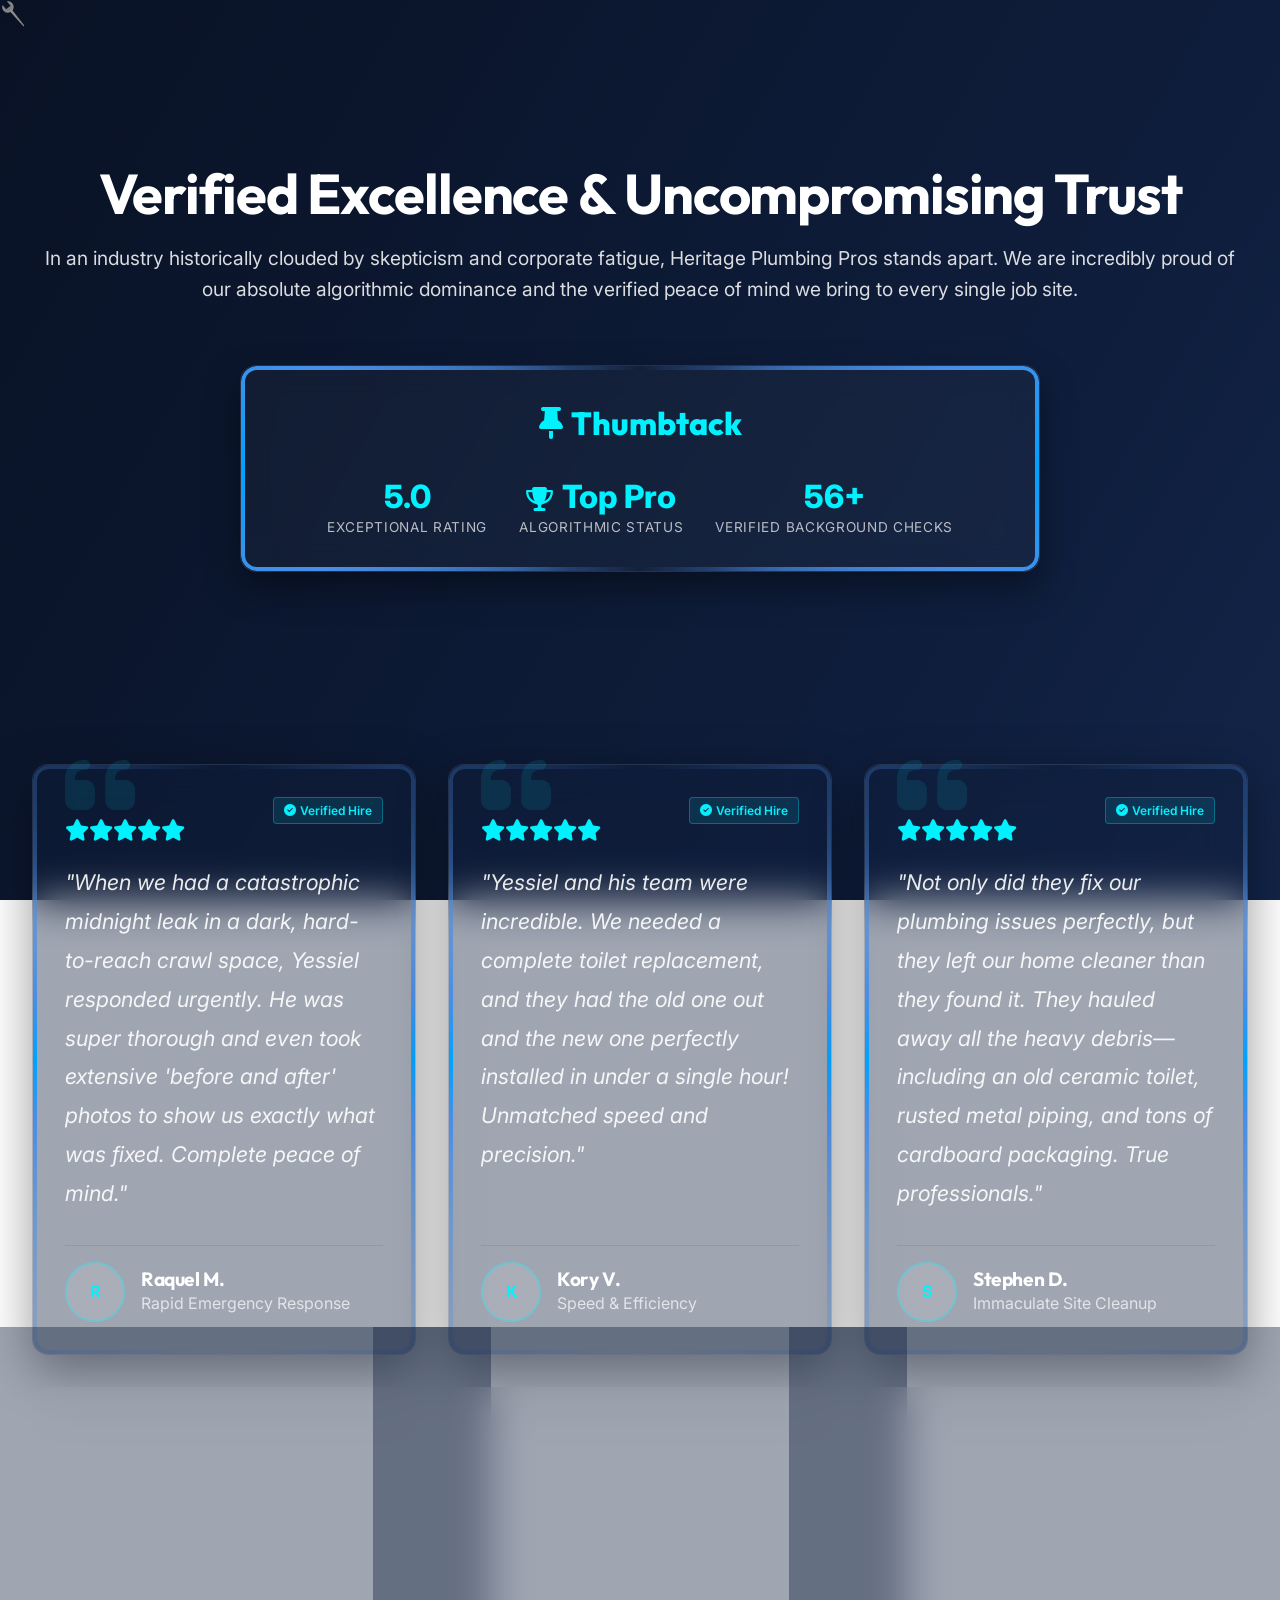
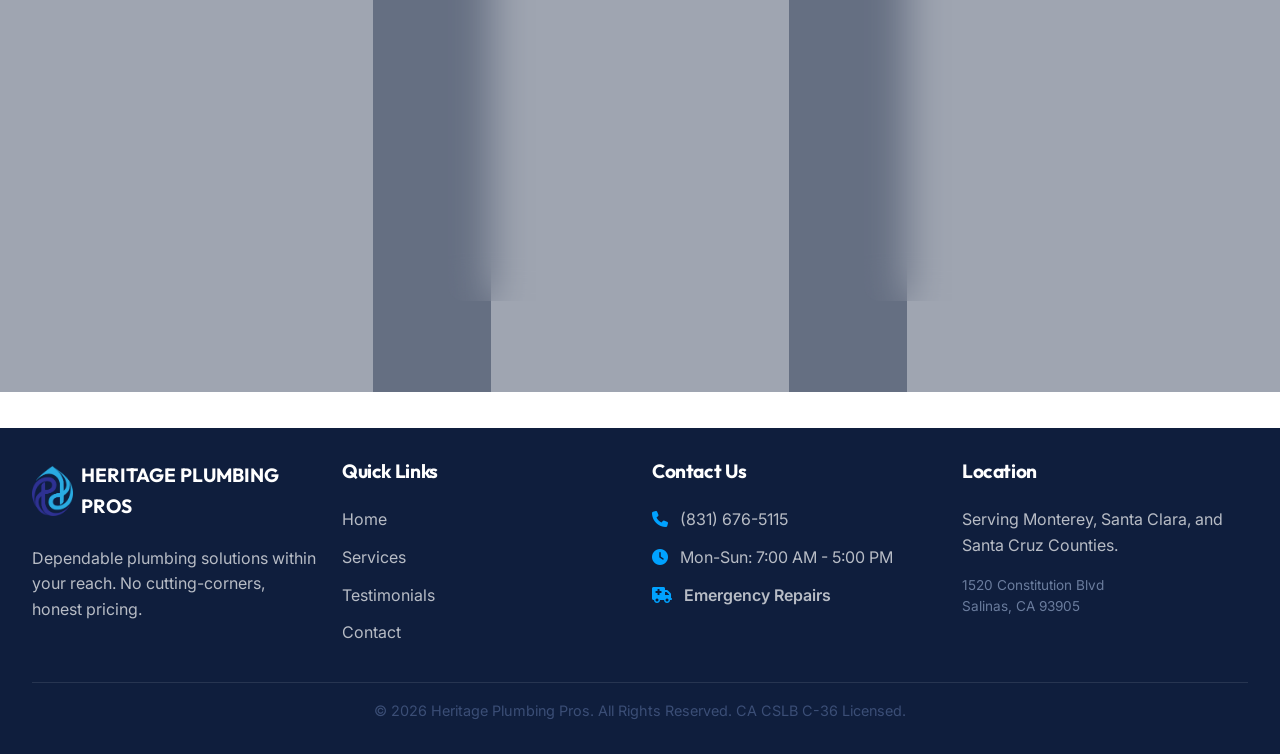
<file: testimonials.html>
<!DOCTYPE html>
<html lang="en">

<head>
    <meta charset="UTF-8">
    <meta name="viewport" content="width=device-width, initial-scale=1.0">
    <title>Testimonials & Trust | Heritage Plumbing Pros</title>
    <meta name="description"
        content="Read verified consumer reviews and learn about our Thumbtack Top Pro status and photographic proof guarantee.">

    <!-- Fonts -->
    <link rel="preconnect" href="https://fonts.googleapis.com">
    <link rel="preconnect" href="https://fonts.gstatic.com" crossorigin>
    <link
        href="https://fonts.googleapis.com/css2?family=Outfit:wght@300;400;500;600;700;800&family=Inter:wght@300;400;500;600&display=swap"
        rel="stylesheet">

    <!-- CSS -->
    <link rel="icon" type="image/png" href="LOGO/HERITAGE LOGO.png">
    <link rel="stylesheet" href="styles.css?v=14">
    <!-- FontAwesome -->
    <link rel="stylesheet" href="https://cdnjs.cloudflare.com/ajax/libs/font-awesome/6.4.0/css/all.min.css">

    <style>
        .thumbtack-banner {
            display: flex;
            align-items: center;
            justify-content: center;
            gap: 2rem;
            background: var(--glass-bg);
            border: 1px solid var(--glass-border);
            padding: 2rem;
            border-radius: 16px;
            max-width: 800px;
            margin: 20px auto var(--spacing-xxl);
            /* Changed top margin from -40px to 20px */
            position: relative;
            z-index: 10;
            box-shadow: 0 15px 35px rgba(0, 0, 0, 0.4);
            flex-wrap: wrap;
        }

        .thumbtack-logo {
            font-family: 'Outfit', sans-serif;
            font-weight: 800;
            font-size: 2rem;
            color: #009688;
            /* Thumbtack color approx */
            display: flex;
            align-items: center;
            gap: 0.5rem;
        }

        .thumbtack-stats {
            display: flex;
            gap: 2rem;
            flex-wrap: wrap;
            justify-content: center;
        }

        .stat-item {
            text-align: center;
        }

        .stat-value {
            font-size: 2rem;
            font-weight: 800;
            color: var(--primary-color);
            line-height: 1;
        }

        .stat-label {
            font-size: 0.85rem;
            color: var(--text-secondary);
            text-transform: uppercase;
            letter-spacing: 0.05em;
            margin-top: 0.25rem;
        }

        /* Reviews Grid */
        .reviews-section {
            padding-bottom: var(--spacing-xxl);
        }

        .reviews-grid {
            display: grid;
            grid-template-columns: repeat(auto-fit, minmax(320px, 1fr));
            gap: var(--spacing-xl);
            margin-top: var(--spacing-xl);
        }

        .review-card {
            display: flex;
            flex-direction: column;
            height: 100%;
            position: relative;
            padding-top: 3rem;
            /* Space for quote icon */
        }

        .quote-icon {
            position: absolute;
            top: -20px;
            left: 2rem;
            font-size: 5rem;
            color: rgba(0, 162, 255, 0.15);
            z-index: -1;
        }

        .stars {
            color: var(--primary-color);
            margin-bottom: 1rem;
            font-size: 1.35rem;
        }

        .review-text {
            font-size: 1.35rem;
            font-style: italic;
            color: var(--text-primary);
            flex-grow: 1;
            margin-bottom: 2rem;
            line-height: 1.8;
        }

        .review-author {
            display: flex;
            align-items: center;
            gap: 1rem;
            border-top: 1px solid var(--glass-border);
            padding-top: 1rem;
        }

        .author-avatar {
            width: 60px;
            height: 60px;
            border-radius: 50%;
            background: linear-gradient(135deg, var(--bg-surface-elevated) 0%, var(--bg-dark) 100%);
            border: 2px solid var(--glass-border);
            display: flex;
            align-items: center;
            justify-content: center;
            font-weight: 700;
            color: var(--primary-color);
        }

        .author-info h4 {
            margin-bottom: 0;
            font-size: 1.2rem;
            color: var(--text-primary);
        }

        .author-info p {
            margin-bottom: 0;
            font-size: 1rem;
            color: var(--text-tertiary);
        }

        .review-badge {
            position: absolute;
            top: 2rem;
            right: 2rem;
            background: rgba(38, 219, 114, 0.1);
            color: var(--accent-color);
            padding: 0.2rem 0.6rem;
            border-radius: 4px;
            font-size: 0.75rem;
            font-weight: 600;
            border: 1px solid rgba(38, 219, 114, 0.3);
            display: flex;
            align-items: center;
            gap: 0.3rem;
        }

        /* Guarantee Section */
        .guarantee-section {
            background: linear-gradient(135deg, var(--bg-surface) 0%, var(--bg-dark) 100%);
            border-top: 1px solid var(--glass-border);
            border-bottom: 1px solid var(--glass-border);
            padding: var(--spacing-xxl) 0;
            position: relative;
            overflow: hidden;
        }

        .guarantee-content {
            display: flex;
            align-items: center;
            gap: var(--spacing-xl);
            position: relative;
            z-index: 2;
        }

        .guarantee-text {
            flex: 1;
        }

        .guarantee-text h2 {
            font-size: 2.5rem;
            color: var(--primary-color);
            margin-bottom: 1.5rem;
        }

        .guarantee-visual {
            flex: 1;
            display: flex;
            justify-content: center;
        }

        .camera-icon-wrapper {
            position: relative;
            width: 250px;
            height: 250px;
            display: flex;
            align-items: center;
            justify-content: center;
            border-radius: 50%;
            background: radial-gradient(circle, rgba(0, 162, 255, 0.1) 0%, rgba(0, 162, 255, 0) 70%);
        }

        .camera-icon-wrapper::before,
        .camera-icon-wrapper::after {
            content: '';
            position: absolute;
            width: 100%;
            height: 100%;
            border-radius: 50%;
            border: 1px solid rgba(0, 162, 255, 0.2);
            animation: pulse 3s linear infinite;
        }

        .camera-icon-wrapper::after {
            animation-delay: 1.5s;
        }

        @keyframes pulse {
            0% {
                transform: scale(0.8);
                opacity: 1;
            }

            100% {
                transform: scale(1.5);
                opacity: 0;
            }
        }

        @media (max-width: 900px) {
            .guarantee-content {
                flex-direction: column-reverse;
                text-align: center;
            }
        }

        @media (max-width: 768px) {
            .page-header h1 {
                font-size: 2.5rem;
            }

            .thumbtack-banner {
                flex-direction: column;
                text-align: center;
                gap: 1.5rem;
            }

            .review-badge {
                top: auto;
                bottom: 2rem;
            }
        }

        /* Testimonials Grid Layout */
        .reviews-section {
            padding-bottom: var(--spacing-xxl);
            padding-top: var(--spacing-xl);
            position: relative;
        }

        .reviews-carousel-container {
            width: 100%;
            display: grid;
            grid-template-columns: repeat(auto-fit, minmax(320px, 1fr));
            gap: 2rem;
            margin-top: 2rem;
        }

        .reviews-carousel {
            display: contents;
            /* Allows children to participate in the container's grid */
        }

        .review-showcase-item {
            display: flex;
            height: 100%;
        }

        .review-card {
            width: 100%;
            margin: 0;
            padding: 3rem 2rem 2rem;
            /* Adjusted padding for 3D fit */
        }

        @media (max-width: 1024px) {
            .reviews-carousel-container {
                grid-template-columns: repeat(2, 1fr);
            }
        }

        @media (max-width: 768px) {
            .reviews-carousel-container {
                grid-template-columns: 1fr;
            }
        }

        @property --border-angle {
            syntax: "<angle>";
            inherits: false;
            initial-value: 0deg;
        }

        .animated-borderbox::after {
            content: "";
            position: absolute;
            inset: 0;
            border-radius: 16px;
            border: 4px solid transparent;
            background: conic-gradient(from var(--border-angle),
                    transparent 0%,
                    rgba(73, 142, 230, 0.3) 10%,
                    rgb(73, 142, 230) 20%,
                    #00a2ff 25%,
                    rgb(73, 142, 230) 30%,
                    rgba(73, 142, 230, 0.3) 40%,
                    transparent 50%,
                    transparent 50%,
                    rgba(73, 142, 230, 0.3) 60%,
                    rgb(73, 142, 230) 70%,
                    #00a2ff 75%,
                    rgb(73, 142, 230) 80%,
                    rgba(73, 142, 230, 0.3) 90%,
                    transparent 100%) border-box;

            -webkit-mask: linear-gradient(#fff 0 0) padding-box, linear-gradient(#fff 0 0);
            -webkit-mask-composite: destination-out;
            mask: linear-gradient(#fff 0 0) padding-box, linear-gradient(#fff 0 0);
            mask-composite: exclude;

            pointer-events: none;
            z-index: 10;
            animation: waterBorderRotate 4s linear infinite;
        }

        @keyframes waterBorderRotate {
            to {
                --border-angle: 360deg;
            }
        }

        /* ========================================
           PREMIUM ANIMATED BACKGROUND & GLASSMORPHISM
           ======================================== */
        .premium-animated-bg {
            position: fixed;
            top: 0;
            left: 0;
            width: 100vw;
            height: 100vh;
            z-index: -10;
            background: linear-gradient(120deg, #091225, #0f1e3d, #1a3160, #00509e, #0f1e3d);
            background-size: 300% 300%;
            animation: gradient-flow 18s ease infinite;
        }

        @keyframes gradient-flow {
            0% {
                background-position: 0% 50%;
            }

            50% {
                background-position: 100% 50%;
            }

            100% {
                background-position: 0% 50%;
            }
        }

        /* Glassmorphism Overrides */
        body {
            background-color: transparent !important;
            color: #fff !important;
        }

        .navbar {
            background: rgba(9, 18, 37, 0.6) !important;
            border-bottom: 1px solid rgba(255, 255, 255, 0.05) !important;
        }

        .navbar.scrolled {
            background: rgba(9, 18, 37, 0.95) !important;
        }

        .nav-links a,
        .logo {
            color: #fff !important;
        }

        @media (max-width: 768px) {
            .nav-links a {
                color: #1a1c22 !important;
            }
        }

        .nav-links a::after {
            background-color: #00f2fe !important;
        }

        .btn-icon-circle {
            color: #fff !important;
            border-color: rgba(255, 255, 255, 0.2) !important;
        }

        .page-header {
            background: transparent !important;
            border-bottom: none !important;
            padding-bottom: 40px !important;
        }

        .thumbtack-banner {
            background: rgba(255, 255, 255, 0.03) !important;
            backdrop-filter: blur(15px);
            border: 1px solid rgba(255, 255, 255, 0.08) !important;
        }

        .stat-value {
            color: #00f2fe !important;
        }

        .stat-label {
            color: rgba(255, 255, 255, 0.7) !important;
        }

        .thumbtack-logo {
            color: #00f2fe !important;
        }

        .review-card {
            background: rgba(15, 30, 61, 0.4) !important;
            backdrop-filter: blur(20px);
            border: 1px solid rgba(255, 255, 255, 0.1) !important;
            box-shadow: 0 16px 50px rgba(0, 0, 0, 0.4) !important;
        }

        .review-text {
            color: rgba(255, 255, 255, 0.9) !important;
        }

        .author-info h4 {
            color: #fff !important;
        }

        .author-info p {
            color: rgba(255, 255, 255, 0.7) !important;
        }

        .author-avatar {
            background: rgba(255, 255, 255, 0.1) !important;
            color: #00f2fe !important;
            border-color: rgba(0, 242, 254, 0.3) !important;
        }

        .stars {
            color: #00f2fe !important;
        }

        .review-badge {
            background: rgba(0, 242, 254, 0.1) !important;
            color: #00f2fe !important;
            border-color: rgba(0, 242, 254, 0.3) !important;
        }

        .quote-icon {
            color: rgba(0, 242, 254, 0.1) !important;
        }

        .cta-section-premium h2 {
            color: #fff !important;
        }

        .cta-section-premium p {
            color: rgba(255, 255, 255, 0.8) !important;
        }
    </style>
</head>

<body>
    <div class="premium-animated-bg"></div>

    <!-- Navigation -->
    <nav class="navbar">
        <div class="nav-container">
            <div class="logo-wrapper">
                <a href="index.html" class="logo">
                    <img src="LOGO/HERITAGE LOGO.png" alt="Heritage Plumbing Pros Logo"
                        style="height: 65px; width: auto; max-width: 300px; margin-top: 5px; object-fit: contain;">
                    <span style="font-size: 1.2rem; margin-left: 0.5rem;">HERITAGE PLUMBING PROS</span>
                </a>
            </div>

            <div class="nav-links">
                <a href="index.html">Home</a>
                <a href="services.html">Services</a>
                <a href="gallery.html">Gallery</a>
                <a href="testimonials.html" class="active">Testimonials</a>
                <a href="contact.html">Contact</a>
            </div>

            <div class="nav-actions">
                <a href="contact.html" class="btn-lime">Schedule Appointment</a>
                <a href="contact.html" class="btn-icon-circle"><i class="fa-solid fa-arrow-right"></i></a>
            </div>

            <button class="mobile-menu-btn" style="color: #fff;">&#9776;</button>
        </div>
    </nav>

    <!-- Page Header -->
    <header class="page-header">
        <div class="container reveal">
            <h1 data-invoks="testimonials-hero-title" data-invoks-html>Verified <span
                    style="color: #fff;">Excellence</span> & Uncompromising Trust</h1>
            <p data-invoks="testimonials-hero-desc">In an industry historically clouded by skepticism and corporate
                fatigue, Heritage Plumbing Pros stands
                apart. We are incredibly proud of our absolute algorithmic dominance and the verified peace of mind we
                bring to every single job site.</p>
        </div>
    </header>

    <!-- Thumbtack Dominance Banner -->
    <div class="container">
        <div class="thumbtack-banner reveal animated-borderbox" style="transition-delay: 0.2s;">
            <div class="thumbtack-logo">
                <i class="fa-solid fa-thumbtack"></i> Thumbtack
            </div>
            <div class="thumbtack-stats">
                <div class="stat-item">
                    <div class="stat-value">5.0</div>
                    <div class="stat-label">Exceptional Rating</div>
                </div>
                <div class="stat-item">
                    <div class="stat-value"><i class="fa-solid fa-trophy"
                            style="font-size: 1.5rem; margin-right: 0.2rem;"></i> Top Pro</div>
                    <div class="stat-label">Algorithmic Status</div>
                </div>
                <div class="stat-item">
                    <div class="stat-value">56+</div>
                    <div class="stat-label">Verified Background Checks</div>
                </div>
            </div>
        </div>
    </div>

    <!-- Reviews Section -->
    <section class="reviews-section">
        <div class="container" style="position: relative; z-index: 2;">
            <div class="reviews-carousel-container">
                <div class="reviews-carousel" id="testimonialsCarousel">

                    <!-- Review 1 -->
                    <div class="review-showcase-item">
                        <div class="glass-card review-card reveal animated-borderbox" style="transition-delay: 0.1s;">
                            <i class="fa-solid fa-quote-left quote-icon"></i>
                            <div class="review-badge"><i class="fa-solid fa-circle-check"></i> Verified Hire</div>
                            <div class="stars">
                                <i class="fa-solid fa-star"></i><i class="fa-solid fa-star"></i><i
                                    class="fa-solid fa-star"></i><i class="fa-solid fa-star"></i><i
                                    class="fa-solid fa-star"></i>
                            </div>
                            <p class="review-text" data-invoks="review-1-text">"When we had a catastrophic midnight leak
                                in a dark, hard-to-reach
                                crawl
                                space, Yessiel responded urgently. He was super thorough and even took extensive 'before
                                and
                                after' photos to show us exactly what was fixed. Complete peace of mind."</p>
                            <div class="review-author">
                                <div class="author-avatar">R</div>
                                <div class="author-info">
                                    <h4>Raquel M.</h4>
                                    <p>Rapid Emergency Response</p>
                                </div>
                            </div>
                        </div>
                    </div>

                    <!-- Review 2 -->
                    <div class="review-showcase-item">
                        <div class="glass-card review-card reveal animated-borderbox" style="transition-delay: 0.2s;">
                            <i class="fa-solid fa-quote-left quote-icon"></i>
                            <div class="review-badge"><i class="fa-solid fa-circle-check"></i> Verified Hire</div>
                            <div class="stars">
                                <i class="fa-solid fa-star"></i><i class="fa-solid fa-star"></i><i
                                    class="fa-solid fa-star"></i><i class="fa-solid fa-star"></i><i
                                    class="fa-solid fa-star"></i>
                            </div>
                            <p class="review-text" data-invoks="review-2-text">"Yessiel and his team were incredible. We
                                needed a complete toilet
                                replacement, and they had the old one out and the new one perfectly installed in under a
                                single
                                hour! Unmatched speed and precision."</p>
                            <div class="review-author">
                                <div class="author-avatar">K</div>
                                <div class="author-info">
                                    <h4>Kory V.</h4>
                                    <p>Speed & Efficiency</p>
                                </div>
                            </div>
                        </div>
                    </div>

                    <!-- Review 3 -->
                    <div class="review-showcase-item">
                        <div class="glass-card review-card reveal animated-borderbox" style="transition-delay: 0.3s;">
                            <i class="fa-solid fa-quote-left quote-icon"></i>
                            <div class="review-badge"><i class="fa-solid fa-circle-check"></i> Verified Hire</div>
                            <div class="stars">
                                <i class="fa-solid fa-star"></i><i class="fa-solid fa-star"></i><i
                                    class="fa-solid fa-star"></i><i class="fa-solid fa-star"></i><i
                                    class="fa-solid fa-star"></i>
                            </div>
                            <p class="review-text" data-invoks="review-3-text">"Not only did they fix our plumbing
                                issues perfectly, but they left
                                our home
                                cleaner than they found it. They hauled away all the heavy debris—including an old
                                ceramic
                                toilet, rusted metal piping, and tons of cardboard packaging. True professionals."</p>
                            <div class="review-author">
                                <div class="author-avatar">S</div>
                                <div class="author-info">
                                    <h4>Stephen D.</h4>
                                    <p>Immaculate Site Cleanup</p>
                                </div>
                            </div>
                        </div>
                    </div>

                    <!-- Review 4 -->
                    <div class="review-showcase-item">
                        <div class="glass-card review-card reveal animated-borderbox" style="transition-delay: 0.1s;">
                            <i class="fa-solid fa-quote-left quote-icon"></i>
                            <div class="review-badge"><i class="fa-solid fa-circle-check"></i> Verified Hire</div>
                            <div class="stars">
                                <i class="fa-solid fa-star"></i><i class="fa-solid fa-star"></i><i
                                    class="fa-solid fa-star"></i><i class="fa-solid fa-star"></i><i
                                    class="fa-solid fa-star"></i>
                            </div>
                            <p class="review-text" data-invoks="review-4-text">"I thought we had a total slab leak
                                nightmare on our hands. The team
                                traced the
                                leak acoustically without tearing up our expensive hardwood floors. Absolutely stellar
                                diagnostic work."</p>
                            <div class="review-author">
                                <div class="author-avatar">D</div>
                                <div class="author-info">
                                    <h4>Daniel W.</h4>
                                    <p>Slab Leak Detection</p>
                                </div>
                            </div>
                        </div>
                    </div>

                    <!-- Review 5 -->
                    <div class="review-showcase-item">
                        <div class="glass-card review-card reveal animated-borderbox" style="transition-delay: 0.2s;">
                            <i class="fa-solid fa-quote-left quote-icon"></i>
                            <div class="review-badge"><i class="fa-solid fa-circle-check"></i> Verified Hire</div>
                            <div class="stars">
                                <i class="fa-solid fa-star"></i><i class="fa-solid fa-star"></i><i
                                    class="fa-solid fa-star"></i><i class="fa-solid fa-star"></i><i
                                    class="fa-solid fa-star"></i>
                            </div>
                            <p class="review-text" data-invoks="review-5-text">"Replaced two massive rusted commercial
                                water heaters with a sleek
                                tankless
                                manifold system. Infinite hot water now, and they didn't even nickel-and-dime us for
                                hauling the old tanks away."</p>
                            <div class="review-author">
                                <div class="author-avatar">C</div>
                                <div class="author-info">
                                    <h4>Cameron R.</h4>
                                    <p>Tankless Upgrade</p>
                                </div>
                            </div>
                        </div>
                    </div>

                    <!-- Review 6 -->
                    <div class="review-showcase-item">
                        <div class="glass-card review-card reveal animated-borderbox" style="transition-delay: 0.3s;">
                            <i class="fa-solid fa-quote-left quote-icon"></i>
                            <div class="review-badge"><i class="fa-solid fa-circle-check"></i> Verified Hire</div>
                            <div class="stars">
                                <i class="fa-solid fa-star"></i><i class="fa-solid fa-star"></i><i
                                    class="fa-solid fa-star"></i><i class="fa-solid fa-star"></i><i
                                    class="fa-solid fa-star"></i>
                            </div>
                            <p class="review-text" data-invoks="review-6-text">"We undertook a massive historic home
                                renovation requiring a full
                                copper repiping.
                                Heritage navigated the plaster walls flawlessly and delivered on schedule. The
                                craftsmanship is art."</p>
                            <div class="review-author">
                                <div class="author-avatar">P</div>
                                <div class="author-info">
                                    <h4>Penelope T.</h4>
                                    <p>Full Home Repiping</p>
                                </div>
                            </div>
                        </div>
                    </div>

                </div>

            </div>
        </div>
    </section>



    <!-- Footer -->
    <footer class="footer">
        <div class="container">
            <div class="footer-grid">
                <div class="footer-col">
                    <a href="index.html" class="logo"
                        style="margin-bottom: 1.5rem; display: flex; align-items: center; gap: 0.5rem; text-decoration: none;">
                        <img src="LOGO/HERITAGE LOGO.png" alt="Heritage Plumbing Pros Logo"
                            style="height: 50px; width: auto; max-width: 250px; object-fit: contain;">
                        <span style="font-size: 1.2rem; font-weight: 700;">HERITAGE PLUMBING PROS</span>
                    </a>
                    <p>Dependable plumbing solutions within your reach. No cutting-corners, honest pricing.</p>
                </div>
                <div class="footer-col">
                    <h4>Quick Links</h4>
                    <a href="index.html">Home</a>
                    <a href="services.html">Services</a>
                    <a href="testimonials.html">Testimonials</a>
                    <a href="contact.html">Contact</a>
                </div>
                <div class="footer-col">
                    <h4>Contact Us</h4>
                    <p><i class="fa-solid fa-phone" style="margin-right: 0.5rem; color: var(--primary-color);"></i>
                        (831) 676-5115</p>
                    <p><i class="fa-solid fa-clock" style="margin-right: 0.5rem; color: var(--primary-color);"></i>
                        Mon-Sun: 7:00 AM - 5:00 PM</p>
                    <p style="font-weight: 600;"><i class="fa-solid fa-truck-medical"
                            style="margin-right: 0.5rem; color: var(--primary-color);"></i> Emergency Repairs</p>
                </div>
                <div class="footer-col">
                    <h4>Location</h4>
                    <p>Serving Monterey, Santa Clara, and Santa Cruz Counties.</p>
                    <p style="font-size: 0.85rem; margin-top: 1rem; color: var(--text-tertiary);">
                        1520 Constitution Blvd<br>Salinas, CA 93905
                    </p>
                </div>
            </div>
            <div class="footer-bottom">
                <p>&copy; 2026 Heritage Plumbing Pros. All Rights Reserved. CA CSLB C-36 Licensed.</p>
            </div>
        </div>
    </footer>

    <script src="main.js?v=14"></script>
    <script src="https://www.myinvoks.com/sdk.js" data-project="cmmdzedn70001w56e7p77i8ls"></script>
</body>

</html>
</file>
<file: styles.css>
@import url('https://fonts.googleapis.com/css2?family=Outfit:wght@300;400;500;600;700;800&family=Inter:wght@300;400;500;600&display=swap');

:root {
    /* Brand Colors — Navy Blue, Light Blue, White */
    --primary-color: #00a2ff;
    /* Light Blue */
    --primary-hover: #33b5ff;
    --secondary-color: #0f1e3d;
    /* Navy */
    --accent-color: #00f2fe;
    /* Bright Light Blue */
    --navy: #0f1e3d;
    /* Core Navy */
    --navy-light: #1a3160;
    --navy-hover: #162b55;

    /* White Theme Core */
    --bg-dark: #ffffff;
    --bg-surface: #f4f7f9;
    --bg-surface-elevated: #eaf0f5;

    /* Typography Colors */
    --text-primary: #0f1e3d;
    /* Navy text instead of black */
    --text-secondary: #3b4e76;
    /* Lighter navy text */
    --text-tertiary: #6a7c9d;

    /* Cards & Borders (Light) */
    --glass-bg: rgba(255, 255, 255, 0.8);
    --glass-border: rgba(0, 0, 0, 0.08);
    --glass-shadow: 0 4px 24px 0 rgba(0, 0, 0, 0.06);

    /* Layout & Spacing */
    --max-width: 1280px;
    --spacing-sm: 0.5rem;
    --spacing-md: 1rem;
    --spacing-lg: 2rem;
    --spacing-xl: 4rem;
    --spacing-xxl: 6rem;

    /* Transitions & Animations */
    --transition-fast: 0.2s cubic-bezier(0.4, 0, 0.2, 1);
    --transition-smooth: 0.4s cubic-bezier(0.4, 0, 0.2, 1);
    --transition-bounce: 0.5s cubic-bezier(0.68, -0.55, 0.26, 1.55);
}

/* Base Styles */
* {
    margin: 0;
    padding: 0;
    box-sizing: border-box;
}

html {
    scroll-behavior: smooth;
    font-size: 16px;
}

body {
    font-family: 'Inter', sans-serif;
    background-color: var(--bg-dark);
    background-image: radial-gradient(rgba(255, 255, 255, 0.1) 1.5px, transparent 1.5px);
    background-size: 24px 24px;
    color: var(--text-primary);
    line-height: 1.6;
    overflow-x: hidden;
    -webkit-font-smoothing: antialiased;
    -moz-osx-font-smoothing: grayscale;
}

body,
body * {
    cursor: none !important;
}

/* Base interactive elements cursor */
a,
button,
.btn,
.carousel-card,
.gallery-item {
    cursor: none !important;
}

/* Custom Wrench Cursor */
#custom-cursor {
    position: fixed;
    top: 0;
    left: 0;
    width: 36px;
    height: 36px;
    background-image: url('cursors/wrench.svg');
    background-size: contain;
    background-repeat: no-repeat;
    pointer-events: none !important;
    z-index: 9999999 !important;
    transform-origin: 12px 12px;
    transition: transform 0.15s ease-out;
    margin-left: -5px;
    margin-top: -5px;
}

#custom-cursor.turning {
    transform: rotate(60deg) !important;
}

h1,
h2,
h3,
h4,
h5,
h6 {
    font-family: 'Outfit', sans-serif;
    font-weight: 700;
    line-height: 1.2;
    margin-bottom: var(--spacing-md);
    letter-spacing: -0.02em;
    color: var(--text-primary);
}

p {
    margin-bottom: var(--spacing-md);
    color: var(--text-secondary);
}

a {
    color: var(--navy);
    text-decoration: none;
    transition: color var(--transition-fast);
}

a:hover {
    color: var(--navy-light);
}

img {
    max-width: 100%;
    height: auto;
    display: block;
}

/* Reusable Components */
.container {
    width: 100%;
    max-width: var(--max-width);
    margin: 0 auto;
    padding: 0 var(--spacing-lg);
}

.section {
    padding: var(--spacing-xxl) 0;
    position: relative;
}

/* Gradient Text */
.text-gradient {
    background: linear-gradient(135deg, var(--navy) 0%, var(--navy-light) 100%);
    -webkit-background-clip: text;
    -webkit-text-fill-color: transparent;
    background-clip: text;
}

.text-gradient-primary {
    background: linear-gradient(135deg, var(--primary-color) 0%, #ffdf99 100%);
    -webkit-background-clip: text;
    -webkit-text-fill-color: transparent;
    background-clip: text;
}

/* Buttons */
.btn {
    display: inline-flex;
    align-items: center;
    justify-content: center;
    padding: 1rem 2rem;
    border-radius: 8px;
    font-family: 'Outfit', sans-serif;
    font-weight: 600;
    font-size: 1.1rem;
    cursor: pointer;
    transition: all var(--transition-bounce);
    border: none;
    text-transform: uppercase;
    letter-spacing: 0.05em;
    position: relative;
    overflow: hidden;
}

.btn-primary {
    background-color: var(--navy);
    color: #fff;
    box-shadow: 0 4px 15px rgba(15, 30, 61, 0.3);
}

.btn-primary:hover {
    transform: translateY(-3px);
    box-shadow: 0 8px 25px rgba(15, 30, 61, 0.4);
    background-color: var(--navy-hover);
    color: #fff;
}

.btn-primary:active {
    transform: translateY(-1px);
}

.btn-outline {
    background: transparent;
    color: var(--text-primary);
    border: 1px solid var(--glass-border);
}

.btn-outline:hover {
    background: var(--bg-surface);
    border-color: var(--navy);
    color: var(--navy);
    transform: translateY(-3px);
}

/* Light Cards */
.glass-card {
    background: #fff;
    border: 1px solid var(--glass-border);
    border-radius: 16px;
    padding: var(--spacing-xl);
    box-shadow: var(--glass-shadow);
    transition: transform var(--transition-smooth), border-color var(--transition-smooth), box-shadow var(--transition-smooth);
}

.glass-card:hover {
    transform: translateY(-5px);
    border-color: rgba(15, 30, 61, 0.15);
    box-shadow: 0 12px 40px rgba(0, 0, 0, 0.1);
}

/* Navigation */
.navbar {
    position: fixed;
    top: 0;
    left: 0;
    width: 100%;
    z-index: 1000;
    padding: 0 !important;
    transition: all var(--transition-smooth);
    background: rgba(255, 255, 255, 0.95) !important;
    backdrop-filter: blur(12px);
    -webkit-backdrop-filter: blur(12px);
    border-bottom: 1px solid rgba(0, 0, 0, 0.06) !important;
}

.navbar.scrolled {
    background: rgba(255, 255, 255, 0.98) !important;
    box-shadow: 0 2px 16px rgba(0, 0, 0, 0.06);
}

.nav-container {
    max-width: 100%;
    margin: 0 auto;
    padding: 0;
    display: flex;
    justify-content: space-between;
    align-items: stretch;
    height: 80px;
}

.logo-wrapper {
    padding: 0 2rem;
    display: flex;
    align-items: center;
    height: 100%;
}

.logo {
    font-family: 'Outfit', sans-serif;
    font-size: 1.8rem;
    font-weight: 800;
    color: #fff !important;
    display: flex;
    align-items: center;
    gap: 0.5rem;
}

.logo span {
    color: #fff !important;
}

.nav-links {
    display: flex;
    gap: 0.5rem;
    align-items: center;
    justify-content: center;
    align-self: center;
    border: 3px solid var(--primary-color);
    border-radius: 16px;
    padding: 6px;
    user-select: none;
}

.nav-links a {
    color: var(--text-primary) !important;
    font-weight: 600;
    font-size: 0.95rem;
    position: relative;
    padding: 8px 20px;
    border-radius: 10px;
    transition: color 150ms ease-in-out;
    letter-spacing: 0.05em;
    display: flex;
    align-items: center;
    justify-content: center;
    z-index: 1;
}

.nav-links a::before {
    content: '';
    position: absolute;
    inset: 0;
    border-radius: 10px;
    background: linear-gradient(to right, var(--primary-color), var(--accent-color));
    opacity: 0;
    transition: opacity 150ms ease-in-out;
    z-index: -1;
}

.nav-links a:hover::before,
.nav-links a.active::before {
    opacity: 1;
}

.nav-links a:hover,
.nav-links a.active {
    color: #ffffff !important;
}

.nav-actions {
    display: flex;
    align-items: center;
    gap: 1rem;
    padding-right: 2rem;
}

.btn-lime {
    --glow-color: var(--primary-color);
    --glow-spread-color: rgba(0, 162, 255, 0.4);
    --btn-color: var(--navy);
    border: .15em solid var(--glow-color);
    padding: 0.8em 2em;
    color: var(--glow-color) !important;
    font-size: 15px;
    font-weight: bold;
    background-color: var(--btn-color);
    border-radius: 1em;
    outline: none;
    box-shadow: 0 0 1em .15em var(--glow-color),
        0 0 3em 1em var(--glow-spread-color),
        inset 0 0 .5em .15em var(--glow-color);
    text-shadow: 0 0 .5em var(--glow-color);
    position: relative;
    transition: all 0.3s;
    font-family: 'Outfit', sans-serif;
    text-transform: none;
    display: inline-flex;
    align-items: center;
    justify-content: center;
    text-decoration: none;
}

.btn-lime::after {
    pointer-events: none;
    content: "";
    position: absolute;
    top: 120%;
    left: 0;
    height: 100%;
    width: 100%;
    background-color: var(--glow-spread-color);
    filter: blur(2em);
    opacity: .7;
    transform: perspective(1.5em) rotateX(35deg) scale(1, .6);
}

.btn-lime:hover {
    color: var(--btn-color) !important;
    background-color: var(--glow-color);
    box-shadow: 0 0 1em .15em var(--glow-color),
        0 0 3em 2em var(--glow-spread-color),
        inset 0 0 .5em .15em var(--glow-color);
}

.btn-lime:active {
    box-shadow: 0 0 0.6em .15em var(--glow-color),
        0 0 2em 2em var(--glow-spread-color),
        inset 0 0 .3em .15em var(--glow-color);
}

.btn-icon-circle {
    width: 45px;
    height: 45px;
    border-radius: 50%;
    border: 1px solid rgba(0, 0, 0, 0.15);
    display: flex;
    align-items: center;
    justify-content: center;
    color: var(--text-primary) !important;
    transition: all 0.3s;
}

.btn-icon-circle:hover {
    background: var(--bg-surface);
    border-color: var(--navy);
    color: var(--navy) !important;
}

.mobile-menu-btn {
    display: none;
    background: none;
    border: none;
    color: var(--text-primary);
    font-size: 1.5rem;
    cursor: pointer;
    margin-right: 2rem;
    align-self: center;
}

/* Page Header (Subpages) */
.page-header {
    padding: 160px 0 80px;
    text-align: center;
    background: linear-gradient(135deg, var(--navy) 0%, var(--navy-light) 100%);
    border-bottom: 1px solid var(--glass-border);
    position: relative;
}

.page-header::before {
    content: '';
    position: absolute;
    top: 0;
    left: 0;
    width: 100%;
    height: 100%;
    background: none;
    z-index: 1;
}

.page-header .container,
.page-header .bg-glow {
    position: relative;
    z-index: 2;
}

.page-header h1 {
    font-size: 3.5rem;
    margin-bottom: 1rem;
    color: #fff;
}

.page-header p {
    font-size: 1.2rem;
    margin: 0 auto;
    color: rgba(255, 255, 255, 0.85);
}

/* Hero Section (legacy — kept for compatibility) */
.hero {
    position: relative;
    min-height: 100vh;
    display: flex;
    align-items: center;
    padding-top: 80px;
    background: #fff;
    overflow: hidden;
}

.hero::before {
    content: '';
    position: absolute;
    top: 0;
    left: 0;
    width: 100%;
    height: 100%;
    background: none;
    z-index: 1;
}

.hero-content {
    position: relative;
    z-index: 2;
    width: 100%;
    max-width: 1400px;
    margin: 0 auto;
    padding: 0 2rem;
    display: flex;
    justify-content: space-between;
    align-items: center;
    flex-wrap: wrap;
    gap: 3rem;
}

.hero-left {
    max-width: 700px;
}

.hero h1 {
    font-size: 4.5rem;
    line-height: 1.1;
    font-weight: 700;
    color: var(--text-primary);
    margin-bottom: 2.5rem;
    letter-spacing: -0.01em;
}

.hero-actions {
    display: flex;
    align-items: center;
    gap: 1rem;
}

.btn-outline-pill {
    border: 1px solid rgba(0, 0, 0, 0.2);
    border-radius: 50px;
    padding: 0.8rem 2rem;
    color: var(--text-primary);
    font-weight: 600;
    font-family: 'Outfit', sans-serif;
    background: transparent;
    transition: all 0.3s ease;
}

.btn-outline-pill:hover {
    background: var(--bg-surface);
    color: var(--navy);
    border-color: var(--navy);
}

.hero-right {
    position: relative;
    max-width: 400px;
    margin-top: 80px;
}

.right-text {
    color: var(--text-secondary);
    font-size: 1.15rem;
    line-height: 1.6;
    margin-bottom: 1.5rem;
    font-weight: 400;
}

.portrait-card {
    background: #fff;
    border-radius: 20px;
    padding: 10px;
    width: 100%;
    box-shadow: 0 20px 40px rgba(0, 0, 0, 0.08);
    border: 1px solid var(--glass-border);
}

.portrait-img {
    width: 100%;
    height: 250px;
    border-radius: 12px;
    object-fit: cover;
    display: block;
}

.dispatch-fee-notice {
    display: inline-flex;
    align-items: center;
    background: rgba(15, 30, 61, 0.06);
    border: 1px solid rgba(15, 30, 61, 0.15);
    padding: 0.5rem 1rem;
    border-radius: 8px;
    margin-bottom: 1.5rem;
    color: var(--navy);
    font-weight: 500;
}

.dispatch-fee-notice i {
    margin-right: 0.5rem;
}

/* Section Headers */
.section-header {
    text-align: center;
    margin-bottom: var(--spacing-xl);
}

.section-header h2 {
    font-size: 2.5rem;
}

.section-header p {
    font-size: 1.1rem;
    max-width: 600px;
    margin: 0 auto;
}

/* Service Grid */
.service-grid {
    display: grid;
    grid-template-columns: repeat(auto-fit, minmax(280px, 1fr));
    gap: var(--spacing-lg);
}

.service-card {
    text-align: left;
}

.service-icon {
    width: 60px;
    height: 60px;
    border-radius: 14px;
    background: rgba(15, 30, 61, 0.06);
    display: flex;
    align-items: center;
    justify-content: center;
    margin-bottom: 1.5rem;
    font-size: 1.5rem;
    color: var(--navy);
    border: 1px solid rgba(15, 30, 61, 0.1);
}

.service-card h3 {
    font-size: 1.3rem;
    margin-bottom: 0.75rem;
}

.service-link {
    font-weight: 600;
    color: var(--navy) !important;
    font-size: 0.95rem;
    display: inline-flex;
    align-items: center;
    gap: 0.5rem;
    margin-top: 0.5rem;
    transition: gap 0.3s ease;
}

.service-link:hover {
    gap: 0.8rem;
    color: var(--navy-light) !important;
}

/* Value Proposition */
.value-grid {
    display: grid;
    grid-template-columns: 1fr 1fr;
    gap: var(--spacing-xl);
    align-items: center;
}

.value-content h2 {
    font-size: 2.5rem;
    margin-bottom: 1.5rem;
}

.discounts-container {
    display: flex;
    gap: 1.5rem;
    margin-top: 2rem;
}

.discount-tag {
    display: flex;
    align-items: center;
    gap: 0.75rem;
    background: rgba(15, 30, 61, 0.04);
    border: 1px solid rgba(15, 30, 61, 0.1);
    border-radius: 12px;
    padding: 1rem 1.25rem;
}

.discount-amount {
    font-family: 'Outfit', sans-serif;
    font-size: 2rem;
    font-weight: 800;
    color: var(--navy);
}

.discount-label {
    font-size: 0.85rem;
    color: var(--text-secondary);
    line-height: 1.3;
}

/* Social Proof */
.social-box {
    text-align: center;
    padding: var(--spacing-xl) !important;
}

.social-box h2 {
    font-size: 2.2rem;
    margin-bottom: 1rem;
}

.social-links {
    display: flex;
    gap: 1rem;
    justify-content: center;
    margin-top: 2rem;
    flex-wrap: wrap;
}

/* Footer */
.footer {
    background-color: var(--navy);
    padding: 2rem 0 1rem;
    border-top: none;
    margin-top: 2rem;
}

.footer-grid {
    display: grid;
    grid-template-columns: repeat(auto-fit, minmax(250px, 1fr));
    gap: 1.5rem;
    margin-bottom: 1.5rem;
}

.footer-col h4 {
    color: #fff;
    margin-bottom: 1.5rem;
    font-size: 1.2rem;
}

.footer-col p,
.footer-col a {
    color: rgba(255, 255, 255, 0.7);
    margin-bottom: 0.75rem;
    display: block;
}

.footer-col a:hover {
    color: #fff;
}

.footer .logo {
    color: #fff !important;
}

.footer .logo span {
    color: #fff !important;
}

.footer-bottom {
    text-align: center;
    padding-top: 1rem;
    border-top: 1px solid rgba(255, 255, 255, 0.1);
    color: rgba(255, 255, 255, 0.5);
    font-size: 0.9rem;
}

/* Animations */
.reveal {
    opacity: 0;
    transform: translateY(30px);
    transition: all 0.8s cubic-bezier(0.5, 0, 0, 1);
}

.reveal.active {
    opacity: 1;
    transform: translateY(0);
}

/* --- Water Ripple Click Effect --- */
.water-ripple {
    position: absolute;
    border-radius: 50%;
    transform: scale(0);
    animation: ripple-animation 0.6s linear;
    background-color: rgba(26, 115, 232, 0.4);
    /* Trust Blue with opacity for water effect */
    pointer-events: none;
    /* Let clicks pass through */
    z-index: 9999;
}

@keyframes ripple-animation {
    to {
        transform: scale(4);
        opacity: 0;
    }
}

/* Badges */
.badge {
    display: inline-block;
    padding: 0.25rem 0.75rem;
    border-radius: 50px;
    font-size: 0.8rem;
    font-weight: 600;
    text-transform: uppercase;
    letter-spacing: 0.05em;
    background: rgba(15, 30, 61, 0.06);
    color: var(--navy);
    border: 1px solid rgba(15, 30, 61, 0.12);
    margin-bottom: 1rem;
}

/* Background Effects */
.bg-glow {
    position: absolute;
    width: 600px;
    height: 600px;
    background: radial-gradient(circle, rgba(15, 30, 61, 0.04) 0%, transparent 70%);
    top: -200px;
    right: -200px;
    z-index: -1;
    pointer-events: none;
}

.bg-glow-blue {
    position: absolute;
    width: 500px;
    height: 500px;
    background: radial-gradient(circle, rgba(15, 30, 61, 0.04) 0%, transparent 70%);
    bottom: -100px;
    left: -100px;
    z-index: -1;
    pointer-events: none;
}

/* Glowing Blue Box Animation */
@keyframes glow-blue-box {
    0% {
        box-shadow: 0 0 10px rgba(26, 115, 232, 0.3), 0 0 20px rgba(26, 115, 232, 0.2), inset 0 0 10px rgba(26, 115, 232, 0.1);
        border-color: rgba(26, 115, 232, 0.4);
    }

    50% {
        box-shadow: 0 0 20px rgba(26, 115, 232, 0.8), 0 0 40px rgba(26, 115, 232, 0.5), inset 0 0 15px rgba(26, 115, 232, 0.3);
        border-color: rgba(26, 115, 232, 1);
    }

    100% {
        box-shadow: 0 0 10px rgba(26, 115, 232, 0.3), 0 0 20px rgba(26, 115, 232, 0.2), inset 0 0 10px rgba(26, 115, 232, 0.1);
        border-color: rgba(26, 115, 232, 0.4);
    }
}

.glowing-blue-box {
    animation: glow-blue-box 3s infinite alternate;
}

/* Animated Plumbing Grid Background (Hover Triggered) */
.plumbing-hover-container {
    position: relative;
    overflow: hidden;
}

.plumbing-background {
    position: absolute;
    top: -120px;
    left: -120px;
    width: calc(100% + 240px);
    height: calc(100% + 240px);
    background-color: var(--bg-surface);
    background-image: url("data:image/svg+xml,%3Csvg xmlns='http://www.w3.org/2000/svg' width='120' height='120' viewBox='0 0 120 120'%3E%3Cg stroke='%230f1e3d' stroke-width='4' stroke-opacity='0.1' fill='none' stroke-linecap='round' stroke-linejoin='round'%3E%3Cpath d='M0 60 h120'/%3E%3Cpath d='M60 0 v120'/%3E%3Ccircle cx='60' cy='60' r='10' fill='%230f1e3d' fill-opacity='0.05'/%3E%3Ccircle cx='60' cy='60' r='16'/%3E%3Cline x1='30' y1='52' x2='30' y2='68' stroke-width='8'/%3E%3Cline x1='90' y1='52' x2='90' y2='68' stroke-width='8'/%3E%3Cline x1='52' y1='30' x2='68' y2='30' stroke-width='8'/%3E%3Cline x1='52' y1='90' x2='68' y2='90' stroke-width='8'/%3E%3C/g%3E%3C/svg%3E");
    background-size: 120px 120px;
    opacity: 0;
    transition: opacity 0.5s ease;
    z-index: 0;
    animation: movePipes 25s linear infinite;
    pointer-events: none;
    will-change: transform;
}

.plumbing-hover-container:hover .plumbing-background {
    opacity: 1;
    /* SVG already has low opacity */
}

.plumbing-background-overlay {
    position: absolute;
    top: 0;
    left: 0;
    width: 100%;
    height: 100%;
    /* Gradient adapted to fade into white/surface colors depending on placement */
    background: linear-gradient(180deg, var(--bg-surface) 0%, transparent 20%, transparent 80%, var(--bg-surface) 100%);
    z-index: 1;
    pointer-events: none;
}

@keyframes movePipes {
    0% {
        transform: translate3d(0, 0, 0);
    }

    100% {
        transform: translate3d(120px, 120px, 0);
    }
}

/* Responsive */
@media (max-width: 1024px) {
    :root {
        --spacing-xxl: 4rem;
        --spacing-xl: 3rem;
    }

    .nav-actions {
        display: none;
    }

    .logo-wrapper {
        padding: 0 2rem;
        clip-path: none;
    }

    .hero h1 {
        font-size: 3.5rem;
    }

    .hero-right {
        margin-top: 40px;
    }

    .value-grid {
        grid-template-columns: 1fr;
    }
}

@media (max-width: 768px) {
    .nav-links {
        display: none;
        position: absolute;
        top: 100%;
        left: 0;
        width: 100%;
        background: #fff;
        flex-direction: column;
        padding: 2rem;
        border-bottom: 1px solid var(--glass-border);
        box-shadow: 0 10px 30px rgba(0, 0, 0, 0.08);
    }

    .nav-links.active {
        display: flex;
    }

    .nav-links a {
        color: var(--text-primary) !important;
    }

    .mobile-menu-btn {
        display: block;
    }

    h1 {
        font-size: 2.5rem;
    }

    h2 {
        font-size: 2rem;
    }

    .page-header h1 {
        font-size: 2.5rem;
    }

    .hero {
        padding-top: 120px;
    }

    .hero h1 {
        font-size: 2.8rem;
    }

    .hero-content {
        flex-direction: column;
        align-items: flex-start;
    }
}

/* --- Animated Request Button --- */
.animated-button {
    all: unset;
    display: flex;
    align-items: center;
    justify-content: center;
    text-align: center;
    position: relative;
    padding: 1.25rem 2em;
    border: var(--navy) solid 0.15em;
    border-radius: 0.25em;
    color: var(--navy);
    font-size: 1.2rem;
    font-family: 'Inter', sans-serif;
    font-weight: 600;
    cursor: pointer;
    overflow: hidden;
    transition: border 300ms, color 300ms;
    user-select: none;
    width: 100%;
    box-sizing: border-box;
    background: transparent;
}

.animated-button p {
    z-index: 1;
    margin: 0;
    transition: color 300ms;
}

.animated-button:hover p,
.animated-button:hover {
    color: #ffffff !important;
}

.animated-button:active {
    border-color: var(--navy-hover);
}

.animated-button::after,
.animated-button::before {
    content: "";
    position: absolute;
    width: 25em;
    aspect-ratio: 1;
    background: var(--navy);
    border-radius: 50%;
    transition: transform 500ms, background 300ms;
    z-index: 0;
}

.animated-button::before {
    left: 0;
    transform: translateX(-24em);
}

.animated-button::after {
    right: 0;
    transform: translateX(24em);
}

.animated-button:hover:before {
    transform: translateX(-2em);
}

.animated-button:hover:after {
    transform: translateX(2em);
}

.animated-button:active:before,
.animated-button:active:after {
    background: var(--navy-hover);
}

/* From Uiverse.io by MuhammadHasann */
.button {
    --black-700: hsla(0 0% 12% / 1);
    --border_radius: 9999px;
    --transtion: 0.3s ease-in-out;
    --offset: 2px;

    cursor: pointer;
    position: relative;

    display: flex;
    align-items: center;
    gap: 0.5rem;

    transform-origin: center;

    padding: 1rem 2rem;
    background-color: transparent;

    border: none;
    border-radius: var(--border_radius);
    transform: scale(calc(1 + (var(--active, 0) * 0.1)));

    transition: transform var(--transtion);
}

.button::before {
    content: "";
    position: absolute;
    top: 50%;
    left: 50%;
    transform: translate(-50%, -50%);

    width: 100%;
    height: 100%;
    background-color: var(--black-700);

    border-radius: var(--border_radius);
    box-shadow: inset 0 0.5px hsl(0, 0%, 100%), inset 0 -1px 2px 0 hsl(0, 0%, 0%),
        0px 4px 10px -4px hsla(0 0% 0% / calc(1 - var(--active, 0))),
        0 0 0 calc(var(--active, 0) * 0.375rem) hsl(200 97% 50% / 0.75);

    transition: all var(--transtion);
    z-index: 0;
}

.button::after {
    content: "";
    position: absolute;
    top: 50%;
    left: 50%;
    transform: translate(-50%, -50%);

    width: 100%;
    height: 100%;
    background-color: hsla(200 97% 61% / 0.75);
    background-image: radial-gradient(at 51% 89%,
            hsla(205, 45%, 74%, 1) 0px,
            transparent 50%),
        radial-gradient(at 100% 100%, hsla(205, 36%, 60%, 1) 0px, transparent 50%),
        radial-gradient(at 22% 91%, hsla(205, 36%, 60%, 1) 0px, transparent 50%);
    background-position: top;

    opacity: var(--active, 0);
    border-radius: var(--border_radius);
    transition: opacity var(--transtion);
    z-index: 2;
}

.button:is(:hover, :focus-visible) {
    --active: 1;
}

.button:active {
    transform: scale(1);
}

.button .dots_border {
    --size_border: calc(100% + 2px);

    overflow: hidden;

    position: absolute;
    top: 50%;
    left: 50%;
    transform: translate(-50%, -50%);

    width: var(--size_border);
    height: var(--size_border);
    background-color: transparent;

    border-radius: var(--border_radius);
    z-index: -10;
}

.button .dots_border::before {
    content: "";
    position: absolute;
    top: 30%;
    left: 50%;
    transform: translate(-50%, -50%);
    transform-origin: left;
    transform: rotate(0deg);

    width: 100%;
    height: 2rem;
    background-color: white;

    mask: linear-gradient(transparent 0%, white 120%);
    -webkit-mask: linear-gradient(transparent 0%, white 120%);
    animation: rotate 2s linear infinite;
}

@keyframes rotate {
    to {
        transform: rotate(360deg);
    }
}

.button .sparkle {
    position: relative;
    z-index: 10;

    width: 1.75rem;
}

.button .sparkle .path {
    fill: currentColor;
    stroke: currentColor;

    transform-origin: center;

    color: hsl(0, 0%, 100%);
}

.button:is(:hover, :focus) .sparkle .path {
    animation: path 1.5s linear 0.5s infinite;
}

.button .sparkle .path:nth-child(1) {
    --scale_path_1: 1.2;
}

.button .sparkle .path:nth-child(2) {
    --scale_path_2: 1.2;
}

.button .sparkle .path:nth-child(3) {
    --scale_path_3: 1.2;
}

@keyframes path {

    0%,
    34%,
    71%,
    100% {
        transform: scale(1);
    }

    17% {
        transform: scale(var(--scale_path_1, 1));
    }

    49% {
        transform: scale(var(--scale_path_2, 1));
    }

    83% {
        transform: scale(var(--scale_path_3, 1));
    }
}

.button .text_button {
    position: relative;
    z-index: 10;

    background-image: linear-gradient(90deg,
            hsla(0 0% 100% / 1) 0%,
            hsla(0 0% 100% / var(--active, 0)) 120%);
    background-clip: text;
    -webkit-background-clip: text;

    font-size: 1rem;
    color: transparent;
}
</file>
<file: text-type.css>
.text-type {
    display: inline-block;
    white-space: pre-wrap;
}

.text-type__cursor {
    margin-left: 0.25rem;
    display: inline-block;
    opacity: 1;
}

.text-type__cursor--hidden {
    display: none;
}
</file>
